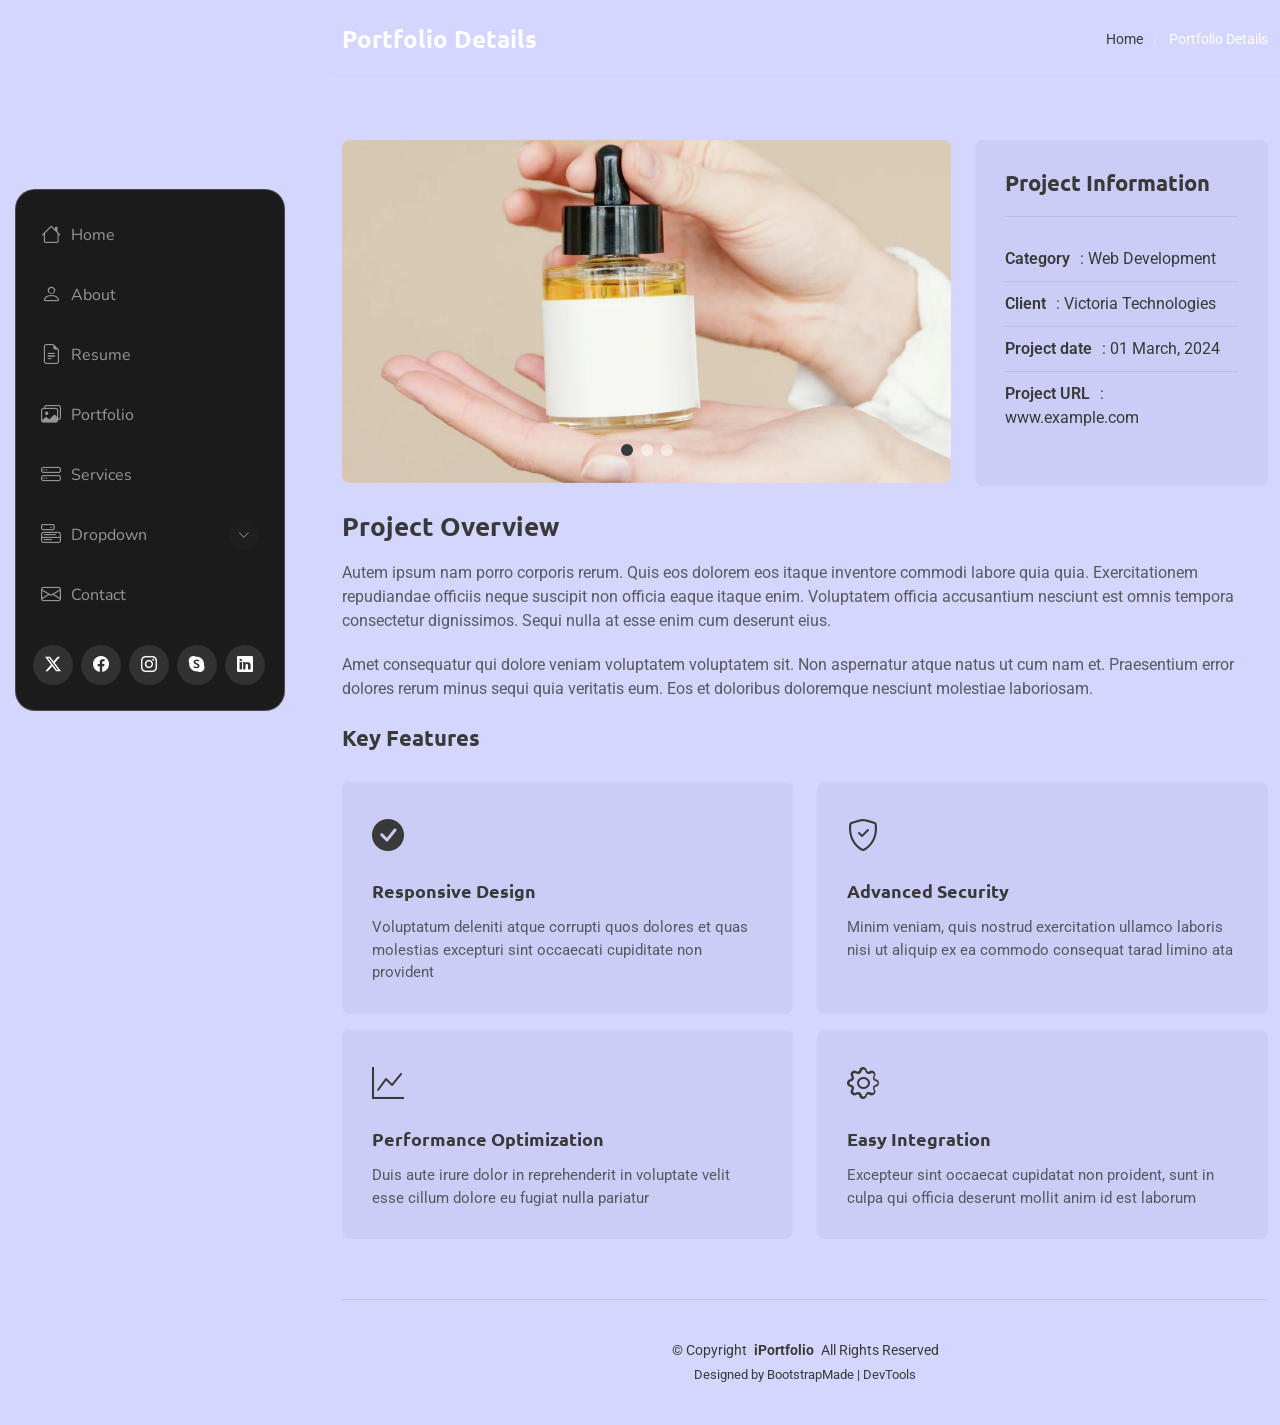
<file: portfolio-details.html>
<!DOCTYPE html>
<html lang="en">

<head>
  <meta charset="utf-8">
  <meta content="width=device-width, initial-scale=1.0" name="viewport">
  <title>Portfolio Details - SnapFolio Bootstrap Template</title>
  <meta name="description" content="">
  <meta name="keywords" content="">

  <!-- Favicons -->
  <link href="assets/img/favicon.png" rel="icon">
  <link href="assets/img/apple-touch-icon.png" rel="apple-touch-icon">

  <!-- Fonts -->
  <link href="https://fonts.googleapis.com" rel="preconnect">
  <link href="https://fonts.gstatic.com" rel="preconnect" crossorigin>
  <link href="https://fonts.googleapis.com/css2?family=Roboto:ital,wght@0,100;0,300;0,400;0,500;0,700;0,900;1,100;1,300;1,400;1,500;1,700;1,900&family=Ubuntu:ital,wght@0,300;0,400;0,500;0,700;1,300;1,400;1,500;1,700&family=Nunito:ital,wght@0,200;0,300;0,400;0,500;0,600;0,700;0,800;0,900;1,200;1,300;1,400;1,500;1,600;1,700;1,800;1,900&display=swap" rel="stylesheet">

  <!-- Vendor CSS Files -->
  <link href="assets/vendor/bootstrap/css/bootstrap.min.css" rel="stylesheet">
  <link href="assets/vendor/bootstrap-icons/bootstrap-icons.css" rel="stylesheet">
  <link href="assets/vendor/aos/aos.css" rel="stylesheet">
  <link href="assets/vendor/glightbox/css/glightbox.min.css" rel="stylesheet">
  <link href="assets/vendor/swiper/swiper-bundle.min.css" rel="stylesheet">

  <!-- Main CSS File -->
  <link href="assets/css/main.css" rel="stylesheet">

  <!-- =======================================================
  * Template Name: SnapFolio
  * Template URL: https://bootstrapmade.com/snapfolio-bootstrap-portfolio-template/
  * Updated: Jul 21 2025 with Bootstrap v5.3.7
  * Author: BootstrapMade.com
  * License: https://bootstrapmade.com/license/
  ======================================================== -->
</head>

<body class="portfolio-details-page">

  <header id="header" class="header dark-background d-flex flex-column justify-content-center">
    <i class="header-toggle d-xl-none bi bi-list"></i>

    <div class="header-container d-flex flex-column align-items-start">
      <nav id="navmenu" class="navmenu">
        <ul>
          <li><a href="#hero"><i class="bi bi-house navicon"></i>Home</a></li>
          <li><a href="#about"><i class="bi bi-person navicon"></i> About</a></li>
          <li><a href="#resume"><i class="bi bi-file-earmark-text navicon"></i> Resume</a></li>
          <li><a href="#portfolio"><i class="bi bi-images navicon"></i> Portfolio</a></li>
          <li><a href="#services"><i class="bi bi-hdd-stack navicon"></i> Services</a></li>
          <li class="dropdown"><a href="#"><i class="bi bi-menu-button navicon"></i> <span>Dropdown</span> <i class="bi bi-chevron-down toggle-dropdown"></i></a>
            <ul>
              <li><a href="#">Dropdown 1</a></li>
              <li class="dropdown"><a href="#"><span>Deep Dropdown</span> <i class="bi bi-chevron-down toggle-dropdown"></i></a>
                <ul>
                  <li><a href="#">Deep Dropdown 1</a></li>
                  <li><a href="#">Deep Dropdown 2</a></li>
                  <li><a href="#">Deep Dropdown 3</a></li>
                  <li><a href="#">Deep Dropdown 4</a></li>
                  <li><a href="#">Deep Dropdown 5</a></li>
                </ul>
              </li>
              <li><a href="#">Dropdown 2</a></li>
              <li><a href="#">Dropdown 3</a></li>
              <li><a href="#">Dropdown 4</a></li>
            </ul>
          </li>
          <li><a href="#contact"><i class="bi bi-envelope navicon"></i> Contact</a></li>
        </ul>
      </nav>

      <div class="social-links text-center">
        <a href="#" class="twitter"><i class="bi bi-twitter-x"></i></a>
        <a href="#" class="facebook"><i class="bi bi-facebook"></i></a>
        <a href="#" class="instagram"><i class="bi bi-instagram"></i></a>
        <a href="#" class="google-plus"><i class="bi bi-skype"></i></a>
        <a href="#" class="linkedin"><i class="bi bi-linkedin"></i></a>
      </div>

    </div>

  </header>

  <main class="main">

    <!-- Page Title -->
    <div class="page-title dark-background">
      <div class="container d-lg-flex justify-content-between align-items-center">
        <h1 class="mb-2 mb-lg-0">Portfolio Details</h1>
        <nav class="breadcrumbs">
          <ol>
            <li><a href="index.html">Home</a></li>
            <li class="current">Portfolio Details</li>
          </ol>
        </nav>
      </div>
    </div><!-- End Page Title -->

    <!-- Portfolio Details Section -->
    <section id="portfolio-details" class="portfolio-details section">

      <div class="container" data-aos="fade-up" data-aos-delay="100">

        <div class="row gy-4">

          <div class="col-lg-8">
            <div class="portfolio-details-slider swiper init-swiper">

              <script type="application/json" class="swiper-config">
                {
                  "loop": true,
                  "speed": 600,
                  "autoplay": {
                    "delay": 5000
                  },
                  "slidesPerView": "auto",
                  "pagination": {
                    "el": ".swiper-pagination",
                    "type": "bullets",
                    "clickable": true
                  }
                }
              </script>

              <div class="swiper-wrapper align-items-center">

                <div class="swiper-slide">
                  <img src="assets/img/portfolio/portfolio-1.webp" alt="Portfolio Image" class="img-fluid" loading="lazy">
                </div>

                <div class="swiper-slide">
                  <img src="assets/img/portfolio/portfolio-10.webp" alt="Portfolio Image" class="img-fluid" loading="lazy">
                </div>

                <div class="swiper-slide">
                  <img src="assets/img/portfolio/portfolio-7.webp" alt="Portfolio Image" class="img-fluid" loading="lazy">
                </div>

              </div>
              <div class="swiper-pagination"></div>
            </div>
          </div>

          <div class="col-lg-4">
            <div class="portfolio-info" data-aos="fade-left" data-aos-delay="200">
              <h3>Project Information</h3>
              <ul>
                <li><strong>Category</strong>: Web Development</li>
                <li><strong>Client</strong>: Victoria Technologies</li>
                <li><strong>Project date</strong>: 01 March, 2024</li>
                <li><strong>Project URL</strong>: <a href="#" target="_blank">www.example.com</a></li>
              </ul>
            </div>
          </div>

          <div class="col-lg-12">
            <div class="portfolio-description" data-aos="fade-up" data-aos-delay="300">
              <h2>Project Overview</h2>
              <p>
                Autem ipsum nam porro corporis rerum. Quis eos dolorem eos itaque inventore commodi labore quia quia. Exercitationem repudiandae officiis neque suscipit non officia eaque itaque enim. Voluptatem officia accusantium nesciunt est omnis tempora consectetur dignissimos. Sequi nulla at esse enim cum deserunt eius.
              </p>
              <p>
                Amet consequatur qui dolore veniam voluptatem voluptatem sit. Non aspernatur atque natus ut cum nam et. Praesentium error dolores rerum minus sequi quia veritatis eum. Eos et doloribus doloremque nesciunt molestiae laboriosam.
              </p>

              <div class="features mt-4">
                <h3>Key Features</h3>
                <div class="row gy-3">
                  <div class="col-md-6">
                    <div class="feature-item" data-aos="fade-up" data-aos-delay="400">
                      <i class="bi bi-check-circle-fill"></i>
                      <h4>Responsive Design</h4>
                      <p>Voluptatum deleniti atque corrupti quos dolores et quas molestias excepturi sint occaecati cupiditate non provident</p>
                    </div>
                  </div>

                  <div class="col-md-6">
                    <div class="feature-item" data-aos="fade-up" data-aos-delay="500">
                      <i class="bi bi-shield-check"></i>
                      <h4>Advanced Security</h4>
                      <p>Minim veniam, quis nostrud exercitation ullamco laboris nisi ut aliquip ex ea commodo consequat tarad limino ata</p>
                    </div>
                  </div>

                  <div class="col-md-6">
                    <div class="feature-item" data-aos="fade-up" data-aos-delay="600">
                      <i class="bi bi-graph-up"></i>
                      <h4>Performance Optimization</h4>
                      <p>Duis aute irure dolor in reprehenderit in voluptate velit esse cillum dolore eu fugiat nulla pariatur</p>
                    </div>
                  </div>

                  <div class="col-md-6">
                    <div class="feature-item" data-aos="fade-up" data-aos-delay="700">
                      <i class="bi bi-gear"></i>
                      <h4>Easy Integration</h4>
                      <p>Excepteur sint occaecat cupidatat non proident, sunt in culpa qui officia deserunt mollit anim id est laborum</p>
                    </div>
                  </div>
                </div>
              </div>
            </div>
          </div>

        </div>

      </div>

    </section><!-- /Portfolio Details Section -->

  </main>

  <footer id="footer" class="footer position-relative">

    <div class="container">
      <div class="copyright text-center ">
        <p>© <span>Copyright</span> <strong class="px-1 sitename">iPortfolio</strong> <span>All Rights Reserved</span></p>
      </div>
      <div class="credits">
        <!-- All the links in the footer should remain intact. -->
        <!-- You can delete the links only if you've purchased the pro version. -->
        <!-- Licensing information: https://bootstrapmade.com/license/ -->
        <!-- Purchase the pro version with working PHP/AJAX contact form: [buy-url] -->
        Designed by <a href="https://bootstrapmade.com/">BootstrapMade</a> | <a href="https://bootstrapmade.com/tools/">DevTools</a>
      </div>
    </div>

  </footer>

  <!-- Scroll Top -->
  <a href="#" id="scroll-top" class="scroll-top d-flex align-items-center justify-content-center"><i class="bi bi-arrow-up-short"></i></a>

  <!-- Preloader -->
  <div id="preloader"></div>

  <!-- Vendor JS Files -->
  <script src="assets/vendor/bootstrap/js/bootstrap.bundle.min.js"></script>
  <script src="assets/vendor/php-email-form/validate.js"></script>
  <script src="assets/vendor/aos/aos.js"></script>
  <script src="assets/vendor/typed.js/typed.umd.js"></script>
  <script src="assets/vendor/purecounter/purecounter_vanilla.js"></script>
  <script src="assets/vendor/waypoints/noframework.waypoints.js"></script>
  <script src="assets/vendor/isotope-layout/isotope.pkgd.min.js"></script>
  <script src="assets/vendor/imagesloaded/imagesloaded.pkgd.min.js"></script>
  <script src="assets/vendor/glightbox/js/glightbox.min.js"></script>
  <script src="assets/vendor/swiper/swiper-bundle.min.js"></script>

  <!-- Main JS File -->
  <script src="assets/js/main.js"></script>

</body>

</html>
</file>
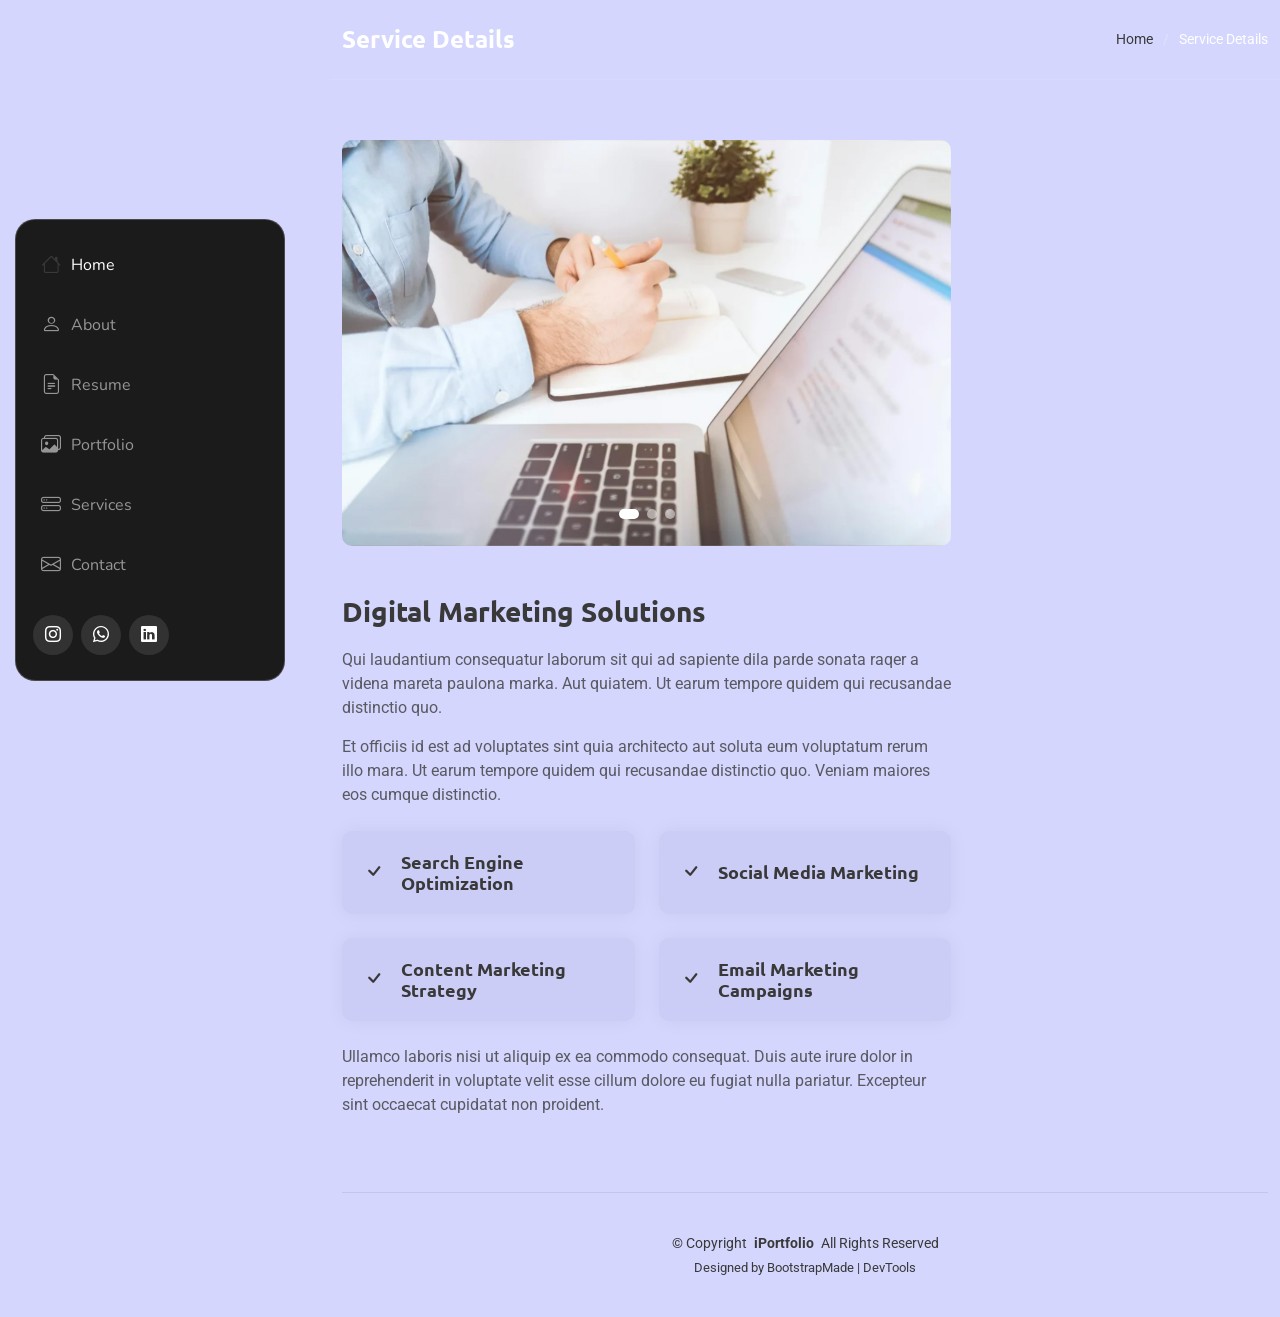
<file: service-details.html>
<!doctype html>
<html lang="en">
  <head>
    <meta charset="utf-8" />
    <meta content="width=device-width, initial-scale=1.0" name="viewport" />
    <title>Service Details - SnapFolio Bootstrap Template</title>
    <meta name="description" content="" />
    <meta name="keywords" content="" />

    <!-- Favicons -->
    <link href="assets/img/favicon.png" rel="icon" />
    <link href="assets/img/apple-touch-icon.png" rel="apple-touch-icon" />

    <!-- Fonts -->
    <link href="https://fonts.googleapis.com" rel="preconnect" />
    <link href="https://fonts.gstatic.com" rel="preconnect" crossorigin />
    <link
      href="https://fonts.googleapis.com/css2?family=Roboto:ital,wght@0,100;0,300;0,400;0,500;0,700;0,900;1,100;1,300;1,400;1,500;1,700;1,900&family=Ubuntu:ital,wght@0,300;0,400;0,500;0,700;1,300;1,400;1,500;1,700&family=Nunito:ital,wght@0,200;0,300;0,400;0,500;0,600;0,700;0,800;0,900;1,200;1,300;1,400;1,500;1,600;1,700;1,800;1,900&display=swap"
      rel="stylesheet"
    />

    <!-- Vendor CSS Files -->
    <link href="assets/vendor/bootstrap/css/bootstrap.min.css" rel="stylesheet" />
    <link href="assets/vendor/bootstrap-icons/bootstrap-icons.css" rel="stylesheet" />
    <link href="assets/vendor/aos/aos.css" rel="stylesheet" />
    <link href="assets/vendor/glightbox/css/glightbox.min.css" rel="stylesheet" />
    <link href="assets/vendor/swiper/swiper-bundle.min.css" rel="stylesheet" />

    <!-- Main CSS File -->
    <link href="assets/css/main.css" rel="stylesheet" />

    <!-- =======================================================
  * Template Name: SnapFolio
  * Template URL: https://bootstrapmade.com/snapfolio-bootstrap-portfolio-template/
  * Updated: Jul 21 2025 with Bootstrap v5.3.7
  * Author: BootstrapMade.com
  * License: https://bootstrapmade.com/license/
  ======================================================== -->
  </head>

  <body class="index-page">
    <header id="header" class="header dark-background d-flex flex-column justify-content-center">
      <i class="header-toggle d-xl-none bi bi-list"></i>

      <div class="header-container d-flex flex-column align-items-start">
        <nav id="navmenu" class="navmenu">
          <ul>
            <li>
              <a href="#hero" class="active"><i class="bi bi-house navicon"></i>Home</a>
            </li>
            <li>
              <a href="#about"><i class="bi bi-person navicon"></i> About</a>
            </li>
            <li>
              <a href="#resume"><i class="bi bi-file-earmark-text navicon"></i> Resume</a>
            </li>
            <li>
              <a href="#portfolio"><i class="bi bi-images navicon"></i> Portfolio</a>
            </li>
            <li>
              <a href="#services"><i class="bi bi-hdd-stack navicon"></i> Services</a>
            </li>
            <li>
              <a href="#contact"><i class="bi bi-envelope navicon"></i> Contact</a>
            </li>
          </ul>
        </nav>

        <div class="social-links text-center">
          <!-- Instagram -->
          <a href="https://www.instagram.com/_allova/" class="instagram" target="_blank" rel="noopener noreferrer">
            <i class="bi bi-instagram"></i>
          </a>

          <!-- WhatsApp -->
          <a href="https://wa.me/6285857895853" class="whatsapp" target="_blank" rel="noopener noreferrer">
            <i class="bi bi-whatsapp"></i>
          </a>

          <!-- LinkedIn -->
          <a href="https://www.linkedin.com/in/eva-yuliana18/" class="linkedin" target="_blank" rel="noopener noreferrer">
            <i class="bi bi-linkedin"></i>
          </a>
        </div>
      </div>
    </header>

    <main class="main">
      <!-- Page Title -->
      <div class="page-title dark-background">
        <div class="container d-lg-flex justify-content-between align-items-center">
          <h1 class="mb-2 mb-lg-0">Service Details</h1>
          <nav class="breadcrumbs">
            <ol>
              <li><a href="index.html">Home</a></li>
              <li class="current">Service Details</li>
            </ol>
          </nav>
        </div>
      </div>
      <!-- End Page Title -->

      <!-- Service Details Section -->
      <section id="service-details" class="service-details section">
        <div class="container" data-aos="fade-up" data-aos-delay="100">
          <div class="row gy-4">
            <div class="col-lg-8">
              <div class="service-details-slider swiper init-swiper">
                <script type="application/json" class="swiper-config">
                  {
                    "loop": true,
                    "speed": 600,
                    "autoplay": {
                      "delay": 5000
                    },
                    "slidesPerView": 1,
                    "pagination": {
                      "el": ".swiper-pagination",
                      "type": "bullets",
                      "clickable": true
                    }
                  }
                </script>
                <div class="swiper-wrapper align-items-center">
                  <div class="swiper-slide">
                    <img src="assets/img/services/services-1.webp" alt="" class="img-fluid" loading="lazy" />
                  </div>
                  <div class="swiper-slide">
                    <img src="assets/img/services/services-2.webp" alt="" class="img-fluid" loading="lazy" />
                  </div>
                  <div class="swiper-slide">
                    <img src="assets/img/services/services-3.webp" alt="" class="img-fluid" loading="lazy" />
                  </div>
                </div>
                <div class="swiper-pagination"></div>
              </div>

              <div class="content mt-5">
                <h3>Digital Marketing Solutions</h3>
                <p>Qui laudantium consequatur laborum sit qui ad sapiente dila parde sonata raqer a videna mareta paulona marka. Aut quiatem. Ut earum tempore quidem qui recusandae distinctio quo.</p>
                <p>Et officiis id est ad voluptates sint quia architecto aut soluta eum voluptatum rerum illo mara. Ut earum tempore quidem qui recusandae distinctio quo. Veniam maiores eos cumque distinctio.</p>

                <div class="features mt-4">
                  <div class="row gy-4">
                    <div class="col-md-6" data-aos="fade-up" data-aos-delay="100">
                      <div class="feature-box d-flex align-items-center">
                        <i class="bi bi-check"></i>
                        <h4>Search Engine Optimization</h4>
                      </div>
                    </div>
                    <div class="col-md-6" data-aos="fade-up" data-aos-delay="200">
                      <div class="feature-box d-flex align-items-center">
                        <i class="bi bi-check"></i>
                        <h4>Social Media Marketing</h4>
                      </div>
                    </div>
                    <div class="col-md-6" data-aos="fade-up" data-aos-delay="300">
                      <div class="feature-box d-flex align-items-center">
                        <i class="bi bi-check"></i>
                        <h4>Content Marketing Strategy</h4>
                      </div>
                    </div>
                    <div class="col-md-6" data-aos="fade-up" data-aos-delay="400">
                      <div class="feature-box d-flex align-items-center">
                        <i class="bi bi-check"></i>
                        <h4>Email Marketing Campaigns</h4>
                      </div>
                    </div>
                  </div>
                </div>

                <p class="mt-4">
                  Ullamco laboris nisi ut aliquip ex ea commodo consequat. Duis aute irure dolor in reprehenderit in voluptate velit esse cillum dolore eu fugiat nulla pariatur. Excepteur sint occaecat cupidatat non proident.
                </p>
              </div>
            </div>

            <div class="col-lg-4"></div>
          </div>
        </div>
      </section>
      <!-- /Service Details Section -->
    </main>

    <footer id="footer" class="footer position-relative">
      <div class="container">
        <div class="copyright text-center">
          <p>© <span>Copyright</span> <strong class="px-1 sitename">iPortfolio</strong> <span>All Rights Reserved</span></p>
        </div>
        <div class="credits">
          <!-- All the links in the footer should remain intact. -->
          <!-- You can delete the links only if you've purchased the pro version. -->
          <!-- Licensing information: https://bootstrapmade.com/license/ -->
          <!-- Purchase the pro version with working PHP/AJAX contact form: [buy-url] -->
          Designed by <a href="https://bootstrapmade.com/">BootstrapMade</a> | <a href="https://bootstrapmade.com/tools/">DevTools</a>
        </div>
      </div>
    </footer>

    <!-- Scroll Top -->
    <a href="#" id="scroll-top" class="scroll-top d-flex align-items-center justify-content-center"><i class="bi bi-arrow-up-short"></i></a>

    <!-- Preloader -->
    <div id="preloader"></div>

    <!-- Vendor JS Files -->
    <script src="assets/vendor/bootstrap/js/bootstrap.bundle.min.js"></script>
    <script src="assets/vendor/php-email-form/validate.js"></script>
    <script src="assets/vendor/aos/aos.js"></script>
    <script src="assets/vendor/typed.js/typed.umd.js"></script>
    <script src="assets/vendor/purecounter/purecounter_vanilla.js"></script>
    <script src="assets/vendor/waypoints/noframework.waypoints.js"></script>
    <script src="assets/vendor/isotope-layout/isotope.pkgd.min.js"></script>
    <script src="assets/vendor/imagesloaded/imagesloaded.pkgd.min.js"></script>
    <script src="assets/vendor/glightbox/js/glightbox.min.js"></script>
    <script src="assets/vendor/swiper/swiper-bundle.min.js"></script>

    <!-- Main JS File -->
    <script src="assets/js/main.js"></script>
  </body>
</html>
</file>
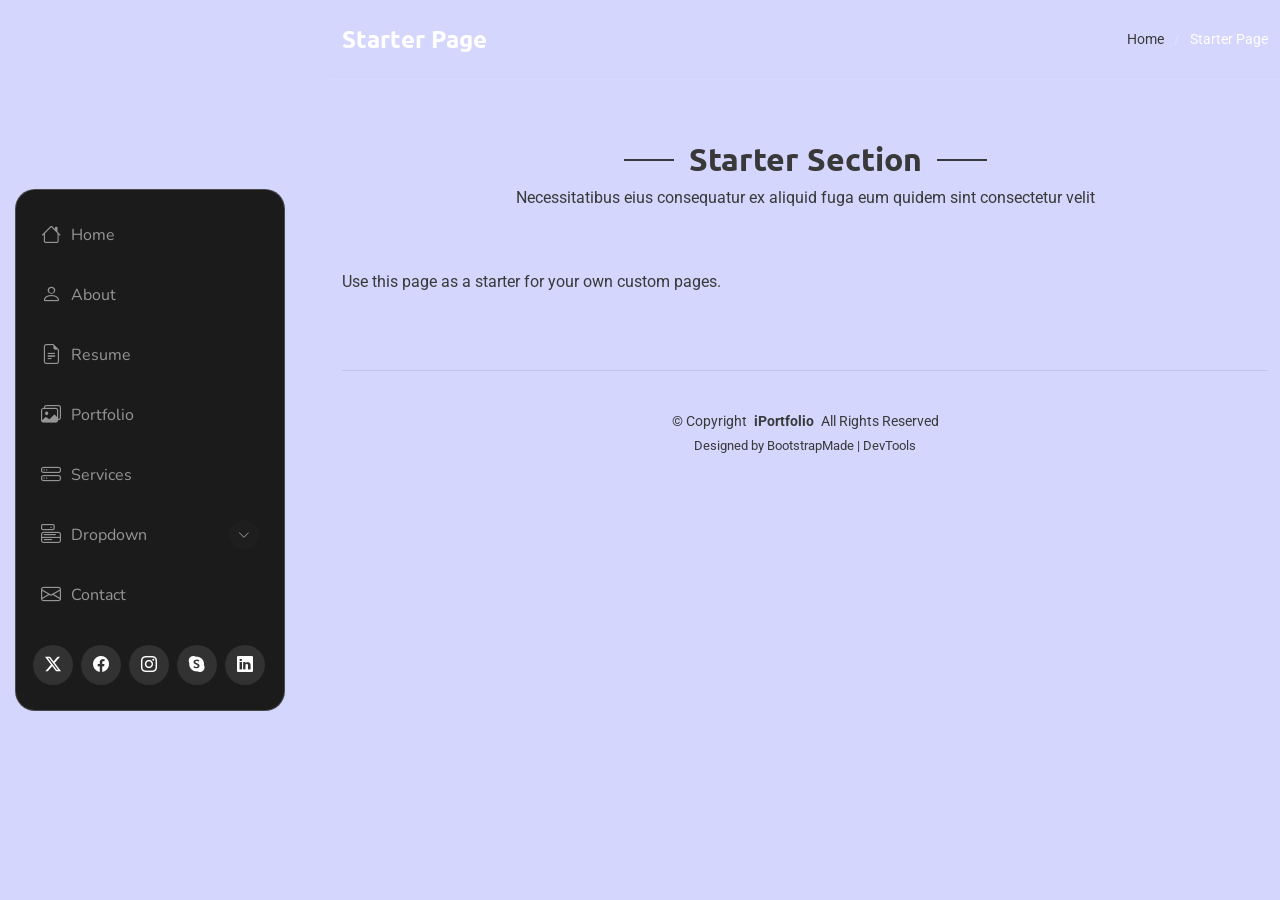
<file: starter-page.html>
<!DOCTYPE html>
<html lang="en">

<head>
  <meta charset="utf-8">
  <meta content="width=device-width, initial-scale=1.0" name="viewport">
  <title>Starter Page - SnapFolio Bootstrap Template</title>
  <meta name="description" content="">
  <meta name="keywords" content="">

  <!-- Favicons -->
  <link href="assets/img/favicon.png" rel="icon">
  <link href="assets/img/apple-touch-icon.png" rel="apple-touch-icon">

  <!-- Fonts -->
  <link href="https://fonts.googleapis.com" rel="preconnect">
  <link href="https://fonts.gstatic.com" rel="preconnect" crossorigin>
  <link href="https://fonts.googleapis.com/css2?family=Roboto:ital,wght@0,100;0,300;0,400;0,500;0,700;0,900;1,100;1,300;1,400;1,500;1,700;1,900&family=Ubuntu:ital,wght@0,300;0,400;0,500;0,700;1,300;1,400;1,500;1,700&family=Nunito:ital,wght@0,200;0,300;0,400;0,500;0,600;0,700;0,800;0,900;1,200;1,300;1,400;1,500;1,600;1,700;1,800;1,900&display=swap" rel="stylesheet">

  <!-- Vendor CSS Files -->
  <link href="assets/vendor/bootstrap/css/bootstrap.min.css" rel="stylesheet">
  <link href="assets/vendor/bootstrap-icons/bootstrap-icons.css" rel="stylesheet">
  <link href="assets/vendor/aos/aos.css" rel="stylesheet">
  <link href="assets/vendor/glightbox/css/glightbox.min.css" rel="stylesheet">
  <link href="assets/vendor/swiper/swiper-bundle.min.css" rel="stylesheet">

  <!-- Main CSS File -->
  <link href="assets/css/main.css" rel="stylesheet">

  <!-- =======================================================
  * Template Name: SnapFolio
  * Template URL: https://bootstrapmade.com/snapfolio-bootstrap-portfolio-template/
  * Updated: Jul 21 2025 with Bootstrap v5.3.7
  * Author: BootstrapMade.com
  * License: https://bootstrapmade.com/license/
  ======================================================== -->
</head>

<body class="starter-page-page">

  <header id="header" class="header dark-background d-flex flex-column justify-content-center">
    <i class="header-toggle d-xl-none bi bi-list"></i>

    <div class="header-container d-flex flex-column align-items-start">
      <nav id="navmenu" class="navmenu">
        <ul>
          <li><a href="#hero"><i class="bi bi-house navicon"></i>Home</a></li>
          <li><a href="#about"><i class="bi bi-person navicon"></i> About</a></li>
          <li><a href="#resume"><i class="bi bi-file-earmark-text navicon"></i> Resume</a></li>
          <li><a href="#portfolio"><i class="bi bi-images navicon"></i> Portfolio</a></li>
          <li><a href="#services"><i class="bi bi-hdd-stack navicon"></i> Services</a></li>
          <li class="dropdown"><a href="#"><i class="bi bi-menu-button navicon"></i> <span>Dropdown</span> <i class="bi bi-chevron-down toggle-dropdown"></i></a>
            <ul>
              <li><a href="#">Dropdown 1</a></li>
              <li class="dropdown"><a href="#"><span>Deep Dropdown</span> <i class="bi bi-chevron-down toggle-dropdown"></i></a>
                <ul>
                  <li><a href="#">Deep Dropdown 1</a></li>
                  <li><a href="#">Deep Dropdown 2</a></li>
                  <li><a href="#">Deep Dropdown 3</a></li>
                  <li><a href="#">Deep Dropdown 4</a></li>
                  <li><a href="#">Deep Dropdown 5</a></li>
                </ul>
              </li>
              <li><a href="#">Dropdown 2</a></li>
              <li><a href="#">Dropdown 3</a></li>
              <li><a href="#">Dropdown 4</a></li>
            </ul>
          </li>
          <li><a href="#contact"><i class="bi bi-envelope navicon"></i> Contact</a></li>
        </ul>
      </nav>

      <div class="social-links text-center">
        <a href="#" class="twitter"><i class="bi bi-twitter-x"></i></a>
        <a href="#" class="facebook"><i class="bi bi-facebook"></i></a>
        <a href="#" class="instagram"><i class="bi bi-instagram"></i></a>
        <a href="#" class="google-plus"><i class="bi bi-skype"></i></a>
        <a href="#" class="linkedin"><i class="bi bi-linkedin"></i></a>
      </div>

    </div>

  </header>

  <main class="main">

    <!-- Page Title -->
    <div class="page-title dark-background">
      <div class="container d-lg-flex justify-content-between align-items-center">
        <h1 class="mb-2 mb-lg-0">Starter Page</h1>
        <nav class="breadcrumbs">
          <ol>
            <li><a href="index.html">Home</a></li>
            <li class="current">Starter Page</li>
          </ol>
        </nav>
      </div>
    </div><!-- End Page Title -->

    <!-- Starter Section Section -->
    <section id="starter-section" class="starter-section section">

      <!-- Section Title -->
      <div class="container section-title" data-aos="fade-up">
        <h2>Starter Section</h2>
        <p>Necessitatibus eius consequatur ex aliquid fuga eum quidem sint consectetur velit</p>
      </div><!-- End Section Title -->

      <div class="container" data-aos="fade-up">
        <p>Use this page as a starter for your own custom pages.</p>
      </div>

    </section><!-- /Starter Section Section -->

  </main>

  <footer id="footer" class="footer position-relative">

    <div class="container">
      <div class="copyright text-center ">
        <p>© <span>Copyright</span> <strong class="px-1 sitename">iPortfolio</strong> <span>All Rights Reserved</span></p>
      </div>
      <div class="credits">
        <!-- All the links in the footer should remain intact. -->
        <!-- You can delete the links only if you've purchased the pro version. -->
        <!-- Licensing information: https://bootstrapmade.com/license/ -->
        <!-- Purchase the pro version with working PHP/AJAX contact form: [buy-url] -->
        Designed by <a href="https://bootstrapmade.com/">BootstrapMade</a> | <a href="https://bootstrapmade.com/tools/">DevTools</a>
      </div>
    </div>

  </footer>

  <!-- Scroll Top -->
  <a href="#" id="scroll-top" class="scroll-top d-flex align-items-center justify-content-center"><i class="bi bi-arrow-up-short"></i></a>

  <!-- Preloader -->
  <div id="preloader"></div>

  <!-- Vendor JS Files -->
  <script src="assets/vendor/bootstrap/js/bootstrap.bundle.min.js"></script>
  <script src="assets/vendor/php-email-form/validate.js"></script>
  <script src="assets/vendor/aos/aos.js"></script>
  <script src="assets/vendor/typed.js/typed.umd.js"></script>
  <script src="assets/vendor/purecounter/purecounter_vanilla.js"></script>
  <script src="assets/vendor/waypoints/noframework.waypoints.js"></script>
  <script src="assets/vendor/isotope-layout/isotope.pkgd.min.js"></script>
  <script src="assets/vendor/imagesloaded/imagesloaded.pkgd.min.js"></script>
  <script src="assets/vendor/glightbox/js/glightbox.min.js"></script>
  <script src="assets/vendor/swiper/swiper-bundle.min.js"></script>

  <!-- Main JS File -->
  <script src="assets/js/main.js"></script>

</body>

</html>
</file>
<file: assets/css/main.css>
/**
* Template Name: SnapFolio
* Template URL: https://bootstrapmade.com/snapfolio-bootstrap-portfolio-template/
* Updated: Jul 21 2025 with Bootstrap v5.3.7
* Author: BootstrapMade.com
* License: https://bootstrapmade.com/license/
*/

/*--------------------------------------------------------------
# Font & Color Variables
# Help: https://bootstrapmade.com/color-system/
--------------------------------------------------------------*/
/* Fonts */
:root {
  --default-font: "Roboto", system-ui, -apple-system, "Segoe UI", Roboto, "Helvetica Neue", Arial, "Noto Sans", "Liberation Sans", sans-serif, "Apple Color Emoji", "Segoe UI Emoji", "Segoe UI Symbol", "Noto Color Emoji";
  --heading-font: "Ubuntu", sans-serif;
  --nav-font: "Nunito", sans-serif;
}

/* Global Colors - The following color variables are used throughout the website. Updating them here will change the color scheme of the entire website */
:root {
  --background-color: #d4d6fd; /* Background color for the entire website, including individual sections */
  --default-color: #393939; /* Default color used for the majority of the text content across the entire website */
  --heading-color: #393939; /* Color for headings, subheadings and title throughout the website */
  --accent-color: #393939; /* Accent color that represents your brand on the website. It's used for buttons, links, and other elements that need to stand out */
  --surface-color: #cbcdf6; /* The surface color is used as a background of boxed elements within sections, such as cards, icon boxes, or other elements that require a visual separation from the global background. */
  --contrast-color: #ffffff; /* Contrast color for text, ensuring readability against backgrounds of accent, heading, or default colors. */
}

/* Nav Menu Colors - The following color variables are used specifically for the navigation menu. They are separate from the global colors to allow for more customization options */
:root {
  --nav-color: rgba(236, 236, 236, 0.59); /* The default color of the main navmenu links */
  --nav-hover-color: #ffffff; /* Applied to main navmenu links when they are hovered over or active */
  --nav-mobile-background-color: #393939; /* Used as the background color for mobile navigation menu */
  --nav-dropdown-background-color: #393939; /* Used as the background color for dropdown items that appear when hovering over primary navigation items */
  --nav-dropdown-color: #ffffff; /* Used for navigation links of the dropdown items in the navigation menu. */
  --nav-dropdown-hover-color: #ececec; /* Similar to --nav-hover-color, this color is applied to dropdown navigation links when they are hovered over. */
}

/* Color Presets - These classes override global colors when applied to any section or element, providing reuse of the sam color scheme. */

.light-background {
  --background-color: #2c2c2c;
  --surface-color: #323232;
}

.dark-background {
  --background-color: #040b14;
  --default-color: #ffffff;
  --heading-color: #ffffff;
  --surface-color: #151f2b;
  --contrast-color: #ffffff;
}

/* Smooth scroll */
:root {
  scroll-behavior: smooth;
}

/*--------------------------------------------------------------
# General Styling & Shared Classes
--------------------------------------------------------------*/
body {
  color: var(--default-color);
  background-color: var(--background-color);
  font-family: var(--default-font);
}

a {
  color: var(--accent-color);
  text-decoration: none;
  transition: 0.3s;
}

a:hover {
  color: color-mix(in srgb, var(--accent-color), transparent 25%);
  text-decoration: none;
}

h1,
h2,
h3,
h4,
h5,
h6 {
  color: var(--heading-color);
  font-family: var(--heading-font);
}

/* PHP Email Form Messages
------------------------------*/
.php-email-form .error-message {
  display: none;
  background: #df1529;
  color: #ffffff;
  text-align: left;
  padding: 15px;
  margin-bottom: 24px;
  font-weight: 600;
}

.php-email-form .sent-message {
  display: none;
  color: #ffffff;
  background: #059652;
  text-align: center;
  padding: 15px;
  margin-bottom: 24px;
  font-weight: 600;
}

.php-email-form .loading {
  display: none;
  background: var(--surface-color);
  text-align: center;
  padding: 15px;
  margin-bottom: 24px;
}

.php-email-form .loading:before {
  content: "";
  display: inline-block;
  border-radius: 50%;
  width: 24px;
  height: 24px;
  margin: 0 10px -6px 0;
  border: 3px solid var(--accent-color);
  border-top-color: var(--surface-color);
  animation: php-email-form-loading 1s linear infinite;
}

@keyframes php-email-form-loading {
  0% {
    transform: rotate(0deg);
  }

  100% {
    transform: rotate(360deg);
  }
}

/*--------------------------------------------------------------
# Global Header
--------------------------------------------------------------*/
.header {
  --background-color: #1b1b1b;
  --contrast-color: #444444;
  color: var(--default-color);
  position: fixed;
  top: 0;
  left: 0;
  bottom: 0;
  padding: 0 15px;
  width: 300px;
  transition: all ease-in-out 0.3s;
  overflow-y: auto;
  z-index: 997;
}

.header .header-container {
  border-radius: 20px;
  padding: 15px;
  background-color: var(--background-color);
  border: 1px solid color-mix(in srgb, var(--default-color), transparent 80%);
}

.header .social-links {
  margin: 0 0 10px 0;
}

.header .social-links a {
  font-size: 16px;
  display: inline-flex;
  align-items: center;
  justify-content: center;
  background: color-mix(in srgb, var(--default-color), transparent 90%);
  color: var(--default-color);
  margin: 0 2px;
  border-radius: 50%;
  text-align: center;
  width: 40px;
  height: 40px;
  transition: 0.3s;
}

.header .social-links a:hover {
  color: var(--contrast-color);
  background: var(--accent-color);
}

@media (min-width: 1200px) {
  .header ~ main,
  .header ~ #footer {
    margin-left: 330px;
  }
}

@media (max-width: 1199px) {
  .header {
    left: -100%;
  }
}

.header.header-show {
  left: 0;
}

.header .header-toggle {
  color: var(--contrast-color);
  background-color: var(--accent-color);
  font-size: 22px;
  display: flex;
  align-items: center;
  justify-content: center;
  width: 40px;
  height: 40px;
  border-radius: 50%;
  cursor: pointer;
  position: fixed;
  top: 15px;
  right: 15px;
  z-index: 9999;
  transition: background-color 0.3s;
}

.header .header-toggle:hover {
  color: var(--contrast-color);
  background-color: color-mix(in srgb, var(--accent-color) 90%, white 15%);
}

/*--------------------------------------------------------------
# Navigation Menu
--------------------------------------------------------------*/
.mobile-nav-toggle {
  display: none;
}

.navmenu {
  padding: 0;
  z-index: 9997;
  width: 100%;
}

.navmenu ul {
  list-style: none;
  padding: 0 0 20px 0;
  margin: 0;
}

.navmenu a,
.navmenu a:focus {
  color: var(--nav-color);
  padding: 15px 10px;
  font-family: var(--nav-font);
  font-size: 16px;
  font-weight: 400;
  display: flex;
  align-items: center;
  white-space: nowrap;
  transition: 0.3s;
  width: 100%;
}

.navmenu a .navicon,
.navmenu a:focus .navicon {
  font-size: 20px;
  margin-right: 10px;
}

.navmenu a .toggle-dropdown,
.navmenu a:focus .toggle-dropdown {
  font-size: 12px;
  line-height: 0;
  margin-left: auto;
  width: 30px;
  height: 30px;
  display: flex;
  align-items: center;
  justify-content: center;
  border-radius: 50%;
  transition: 0.3s;
  flex-shrink: 0;
  background-color: color-mix(in srgb, var(--accent-color), transparent 90%);
}

.navmenu a .toggle-dropdown:hover,
.navmenu a:focus .toggle-dropdown:hover {
  background-color: var(--accent-color);
  color: var(--contrast-color);
}

.navmenu a:hover,
.navmenu .active,
.navmenu .active:focus {
  color: var(--nav-hover-color);
}

.navmenu a:hover .navicon,
.navmenu .active .navicon,
.navmenu .active:focus .navicon {
  color: var(--accent-color);
}

.navmenu .active .toggle-dropdown,
.navmenu .active:focus .toggle-dropdown {
  background-color: var(--accent-color);
  color: var(--contrast-color);
  transform: rotate(180deg);
}

.navmenu .dropdown {
  display: block;
}

.navmenu .dropdown a,
.navmenu .dropdown a:focus {
  color: --nav-dropdown-color;
}

.navmenu .dropdown a:hover,
.navmenu .dropdown .active,
.navmenu .dropdown .active:focus {
  color: var(--nav-dropdown-hover-color);
}

.navmenu .dropdown ul {
  position: static;
  display: none;
  z-index: 99;
  padding: 5px 10px;
  margin: 5px 10px;
  background-color: var(--nav-dropdown-background-color);
  border: 1px solid color-mix(in srgb, var(--default-color), transparent 90%);
  box-shadow: none;
  transition: all 0.5s ease-in-out;
}

.navmenu .dropdown ul ul {
  background-color: rgba(33, 37, 41, 0.1);
}

.navmenu .dropdown > .dropdown-active {
  display: block;
  background-color: rgba(33, 37, 41, 0.03);
}

/*--------------------------------------------------------------
# Global Footer
--------------------------------------------------------------*/
.footer {
  color: var(--default-color);
  background-color: var(--background-color);
  font-size: 14px;
  padding: 0 0 40px 0;
  position: relative;
}

.footer .copyright {
  padding-top: 40px;
  border-top: 1px solid color-mix(in srgb, var(--default-color), transparent 90%);
}

.footer .copyright p {
  margin-bottom: 0;
}

.footer .credits {
  margin-top: 4px;
  font-size: 13px;
  text-align: center;
}

/*--------------------------------------------------------------
# Preloader
--------------------------------------------------------------*/
#preloader {
  position: fixed;
  inset: 0;
  z-index: 999999;
  overflow: hidden;
  background: var(--background-color);
  transition: all 0.6s ease-out;
}

#preloader:before {
  content: "";
  position: fixed;
  top: calc(50% - 30px);
  left: calc(50% - 30px);
  border: 6px solid #ffffff;
  border-color: var(--accent-color) transparent var(--accent-color) transparent;
  border-radius: 50%;
  width: 60px;
  height: 60px;
  animation: animate-preloader 1.5s linear infinite;
}

@keyframes animate-preloader {
  0% {
    transform: rotate(0deg);
  }

  100% {
    transform: rotate(360deg);
  }
}

/*--------------------------------------------------------------
# Scroll Top Button
--------------------------------------------------------------*/
.scroll-top {
  position: fixed;
  visibility: hidden;
  opacity: 0;
  right: 15px;
  bottom: -15px;
  z-index: 99999;
  background-color: var(--accent-color);
  width: 44px;
  height: 44px;
  border-radius: 50px;
  transition: all 0.4s;
}

.scroll-top i {
  font-size: 24px;
  color: var(--contrast-color);
  line-height: 0;
}

.scroll-top:hover {
  background-color: color-mix(in srgb, var(--accent-color), transparent 20%);
  color: var(--contrast-color);
}

.scroll-top.active {
  visibility: visible;
  opacity: 1;
  bottom: 15px;
}

/*--------------------------------------------------------------
# Disable aos animation delay on mobile devices
--------------------------------------------------------------*/
@media screen and (max-width: 768px) {
  [data-aos-delay] {
    transition-delay: 0 !important;
  }
}

/*--------------------------------------------------------------
# Global Page Titles & Breadcrumbs
--------------------------------------------------------------*/
.page-title {
  color: var(--default-color);
  padding: 25px 0 0 0;
  position: relative;
}

.page-title .container {
  border-bottom: 1px solid color-mix(in srgb, var(--default-color), transparent 90%);
  padding-bottom: 25px;
}

.page-title h1 {
  font-size: 24px;
  font-weight: 700;
}

.page-title .breadcrumbs ol {
  display: flex;
  flex-wrap: wrap;
  list-style: none;
  padding: 0;
  margin: 0;
  font-size: 14px;
  font-weight: 400;
}

.page-title .breadcrumbs ol li + li {
  padding-left: 10px;
}

.page-title .breadcrumbs ol li + li::before {
  content: "/";
  display: inline-block;
  padding-right: 10px;
  color: color-mix(in srgb, var(--default-color), transparent 70%);
}

/*--------------------------------------------------------------
# Global Sections
--------------------------------------------------------------*/
section,
.section {
  color: var(--default-color);
  background-color: var(--background-color);
  padding: 60px 0;
  overflow: clip;
}

/*--------------------------------------------------------------
# Global Section Titles
--------------------------------------------------------------*/
.section-title {
  text-align: center;
  padding-bottom: 60px;
  position: relative;
}

.section-title h2 {
  font-size: 32px;
  font-weight: 700;
  position: relative;
}

.section-title h2:before,
.section-title h2:after {
  content: "";
  width: 50px;
  height: 2px;
  background: var(--accent-color);
  display: inline-block;
}

.section-title h2:before {
  margin: 0 15px 10px 0;
}

.section-title h2:after {
  margin: 0 0 10px 15px;
}

.section-title p {
  margin-bottom: 0;
}

/*--------------------------------------------------------------
# Hero Section
--------------------------------------------------------------*/
.hero {
  min-height: 100vh;
  position: relative;
  overflow: hidden;
  display: flex;
  align-items: center;
}

.hero .background-elements {
  position: absolute;
  top: 0;
  left: 0;
  width: 100%;
  height: 100%;
  z-index: 1;
  overflow: hidden;
}

.hero .background-elements .bg-circle {
  position: absolute;
  border-radius: 50%;
  background: linear-gradient(45deg, color-mix(in srgb, var(--accent-color), transparent 90%), color-mix(in srgb, var(--accent-color), transparent 95%));
  animation: float 6s ease-in-out infinite;
}

.hero .background-elements .bg-circle.circle-1 {
  width: 300px;
  height: 300px;
  top: 10%;
  right: 10%;
  animation-delay: 0s;
}

.hero .background-elements .bg-circle.circle-2 {
  width: 200px;
  height: 200px;
  bottom: 20%;
  left: 5%;
  animation-delay: 2s;
}

.hero .hero-content {
  position: relative;
  width: 100%;
  z-index: 2;
}

.hero .container {
  position: relative;
  z-index: 3;
}

.hero .hero-text h1 {
  font-size: 72px;
  font-weight: 800;
  line-height: 1.1;
  margin-bottom: 15px;
  color: var(--heading-color);
}

.hero .hero-text h1 .accent-text {
  color: var(--accent-color);
  position: relative;
}

.hero .hero-text h1 .accent-text::after {
  content: "";
  position: absolute;
  bottom: -5px;
  left: 0;
  width: 100%;
  height: 3px;
  background: linear-gradient(90deg, var(--accent-color), color-mix(in srgb, var(--accent-color), transparent 50%));
}

.hero .hero-text h2 {
  font-size: 32px;
  font-weight: 600;
  color: var(--heading-color);
  margin-bottom: 10px;
}

.hero .hero-text .lead {
  font-size: 24px;
  margin-bottom: 20px;
  color: var(--default-color);
}

.hero .hero-text .lead span {
  color: var(--accent-color);
  font-weight: 600;
  border-bottom: 2px solid var(--accent-color);
  padding-bottom: 2px;
}

.hero .hero-text .description {
  font-size: 18px;
  line-height: 1.6;
  color: color-mix(in srgb, var(--default-color), transparent 20%);
  margin-bottom: 40px;
  max-width: 500px;
}

.hero .hero-actions {
  display: flex;
  gap: 20px;
  margin-bottom: 40px;
  flex-wrap: wrap;
}

.hero .hero-actions .btn {
  padding: 14px 30px;
  font-size: 16px;
  font-weight: 600;
  border-radius: 50px;
  text-decoration: none;
  transition: all 0.3s ease;
  border: 2px solid;
}

.hero .hero-actions .btn.btn-primary {
  background-color: var(--accent-color);
  color: var(--contrast-color);
  border-color: var(--accent-color);
}

.hero .hero-actions .btn.btn-primary:hover {
  background-color: color-mix(in srgb, var(--accent-color), black 10%);
  transform: translateY(-2px);
  box-shadow: 0 8px 25px color-mix(in srgb, var(--accent-color), transparent 70%);
}

.hero .hero-actions .btn.btn-outline {
  background-color: transparent;
  color: var(--accent-color);
  border-color: var(--accent-color);
}

.hero .hero-actions .btn.btn-outline:hover {
  background-color: var(--accent-color);
  color: var(--contrast-color);
  transform: translateY(-2px);
}

.hero .social-links {
  display: flex;
  gap: 20px;
}

.hero .social-links a {
  width: 50px;
  height: 50px;
  display: flex;
  align-items: center;
  justify-content: center;
  background-color: var(--surface-color);
  color: color-mix(in srgb, var(--default-color), transparent 40%);
  border-radius: 50%;
  font-size: 20px;
  transition: all 0.3s ease;
}

.hero .social-links a:hover {
  color: var(--contrast-color);
  background-color: var(--accent-color);
  transform: translateY(-3px);
  box-shadow: 0 8px 25px color-mix(in srgb, var(--accent-color), transparent 70%);
}

.hero .hero-visual {
  display: flex;
  justify-content: center;
  align-items: center;
  height: 100%;
}

.hero .hero-visual .profile-container {
  position: relative;
  width: 400px;
  height: 400px;
}

.hero .hero-visual .profile-container .profile-background {
  position: absolute;
  top: 15px;
  left: 15px;
  width: 100%;
  height: 100%;
  background: color-mix(in srgb, var(--accent-color), transparent 90%);
  border-radius: 30px;
  z-index: 1;
}

.hero .hero-visual .profile-container .profile-image {
  position: relative;
  width: 100%;
  height: 100%;
  object-fit: cover;
  border-radius: 30px;
  z-index: 2;
}

@keyframes float {
  0%,
  100% {
    transform: translateY(0px);
  }

  50% {
    transform: translateY(-20px);
  }
}

@keyframes floatIcon {
  0%,
  100% {
    transform: translateY(0px) rotate(0deg);
  }

  50% {
    transform: translateY(-10px) rotate(5deg);
  }
}

@media (max-width: 992px) {
  .hero .hero-text {
    text-align: center;
    margin-bottom: 50px;
  }

  .hero .hero-text h1 {
    font-size: 56px;
  }

  .hero .hero-text h2 {
    font-size: 28px;
  }

  .hero .hero-text .lead {
    font-size: 20px;
  }

  .hero .hero-visual .profile-container {
    width: 350px;
    height: 350px;
  }
}

@media (max-width: 768px) {
  .hero .hero-text h1 {
    font-size: 42px;
  }

  .hero .hero-text h2 {
    font-size: 24px;
  }

  .hero .hero-text .lead {
    font-size: 18px;
  }

  .hero .hero-text .description {
    font-size: 16px;
  }

  .hero .hero-actions {
    justify-content: center;
  }

  .hero .hero-actions .btn {
    padding: 12px 25px;
    font-size: 14px;
  }

  .hero .hero-visual .profile-container {
    width: 300px;
    height: 300px;
  }

  .hero .background-elements .bg-circle.circle-1 {
    width: 200px;
    height: 200px;
  }

  .hero .background-elements .bg-circle.circle-2 {
    width: 150px;
    height: 150px;
  }

  .hero .background-elements .bg-circle.circle-3 {
    width: 100px;
    height: 100px;
  }
}

/*--------------------------------------------------------------
# About Section
--------------------------------------------------------------*/
.about .profile-card {
  background: linear-gradient(135deg, var(--surface-color) 0%, color-mix(in srgb, var(--surface-color), var(--accent-color) 5%) 100%);
  border-radius: 2rem;
  padding: 2.5rem;
  text-align: center;
  box-shadow: 0 20px 40px rgba(0, 0, 0, 0.08);
  border: 1px solid color-mix(in srgb, var(--accent-color), transparent 90%);
  position: relative;
  overflow: hidden;
}

.about .profile-card::before {
  content: "";
  position: absolute;
  top: 0;
  left: 0;
  right: 0;
  height: 4px;
  background: linear-gradient(90deg, var(--accent-color), color-mix(in srgb, var(--accent-color), var(--heading-color) 30%));
}

@media (max-width: 991px) {
  .about .profile-card {
    margin-bottom: 3rem;
  }
}

.about .profile-header {
  position: relative;
  margin-bottom: 2rem;
}

.about .profile-header .profile-image {
  width: 160px;
  height: 160px;
  margin: 0 auto 1.5rem;
  border-radius: 50%;
  overflow: hidden;
  border: 4px solid var(--accent-color);
  box-shadow: 0 10px 30px rgba(0, 0, 0, 0.15);
}

.about .profile-header .profile-image img {
  width: 100%;
  height: 100%;
  object-fit: cover;
}

.about .profile-header .profile-badge {
  position: absolute;
  bottom: 20px;
  right: calc(50% - 65px);
  width: 32px;
  height: 32px;
  background-color: var(--accent-color);
  border-radius: 50%;
  display: flex;
  align-items: center;
  justify-content: center;
  border: 3px solid var(--surface-color);
}

.about .profile-header .profile-badge i {
  color: var(--contrast-color);
  font-size: 14px;
}

.about .profile-content h3 {
  font-size: 1.5rem;
  font-weight: 700;
  margin-bottom: 0.5rem;
  color: var(--heading-color);
}

.about .profile-content .profession {
  color: var(--accent-color);
  font-weight: 500;
  margin-bottom: 2rem;
}

.about .contact-links {
  display: flex;
  flex-direction: column;
  gap: 1rem;
}

.about .contact-links .contact-item {
  display: flex;
  align-items: center;
  gap: 0.75rem;
  padding: 0.75rem 1rem;
  background-color: color-mix(in srgb, var(--surface-color), var(--background-color) 50%);
  border-radius: 0.75rem;
  text-decoration: none;
  color: var(--default-color);
  transition: all 0.3s;
  border: 1px solid color-mix(in srgb, var(--default-color), transparent 90%);
}

.about .contact-links .contact-item:hover {
  background-color: var(--accent-color);
  color: var(--contrast-color);
  transform: translateY(-2px);
  box-shadow: 0 5px 20px color-mix(in srgb, var(--accent-color), transparent 70%);
}

.about .contact-links .contact-item i {
  font-size: 1rem;
  width: 18px;
}

.about .about-content {
  padding-left: 3rem;
}

@media (max-width: 991px) {
  .about .about-content {
    padding-left: 0;
  }
}

.about .about-content .section-header {
  margin-bottom: 2rem;
}

.about .about-content .section-header .badge-text {
  display: inline-block;
  background: linear-gradient(135deg, var(--accent-color), color-mix(in srgb, var(--accent-color), var(--heading-color) 20%));
  color: var(--contrast-color);
  padding: 0.5rem 1.5rem;
  border-radius: 2rem;
  font-size: 0.875rem;
  font-weight: 600;
  letter-spacing: 0.5px;
  margin-bottom: 1.5rem;
}

.about .about-content .section-header h2 {
  font-size: 2.25rem;
  font-weight: 700;
  line-height: 1.3;
  margin: 0;
}

@media (max-width: 768px) {
  .about .about-content .section-header h2 {
    font-size: 1.875rem;
  }
}

.about .about-content .description {
  margin-bottom: 2.5rem;
}

.about .about-content .description p {
  font-size: 1.1rem;
  line-height: 1.7;
  color: color-mix(in srgb, var(--default-color), transparent 20%);
  margin-bottom: 1.5rem;
}

.about .about-content .description p:last-child {
  margin-bottom: 0;
}

.about .stats-grid {
  display: grid;
  grid-template-columns: repeat(3, 1fr);
  gap: 2rem;
  margin-bottom: 2.5rem;
  padding: 2rem;
  background-color: var(--surface-color);
  border-radius: 1.5rem;
  box-shadow: 0 10px 30px rgba(0, 0, 0, 0.05);
}

@media (max-width: 768px) {
  .about .stats-grid {
    grid-template-columns: 1fr;
    gap: 1.5rem;
    text-align: center;
  }
}

.about .stats-grid .stat-item {
  text-align: center;
}

.about .stats-grid .stat-item .stat-number {
  font-size: 2rem;
  font-weight: 700;
  color: var(--accent-color);
  display: block;
  margin-bottom: 0.5rem;
}

.about .stats-grid .stat-item .stat-label {
  font-size: 0.875rem;
  color: color-mix(in srgb, var(--default-color), transparent 40%);
  font-weight: 500;
}

.about .details-grid {
  margin-bottom: 2.5rem;
}

.about .details-grid .detail-row {
  display: grid;
  grid-template-columns: 1fr 1fr;
  gap: 2rem;
  margin-bottom: 1.5rem;
}

@media (max-width: 768px) {
  .about .details-grid .detail-row {
    grid-template-columns: 1fr;
    gap: 1rem;
  }
}

.about .details-grid .detail-row:last-child {
  margin-bottom: 0;
}

.about .details-grid .detail-item .detail-label {
  display: block;
  font-size: 0.875rem;
  color: color-mix(in srgb, var(--default-color), transparent 50%);
  margin-bottom: 0.5rem;
  font-weight: 500;
}

.about .details-grid .detail-item .detail-value {
  display: block;
  font-weight: 600;
  color: var(--heading-color);
  font-size: 1rem;
}

.about .cta-section {
  display: flex;
  gap: 1rem;
  flex-wrap: wrap;
}

.about .cta-section .btn {
  padding: 0.875rem 2rem;
  border-radius: 0.75rem;
  font-weight: 600;
  text-decoration: none;
  transition: all 0.3s;
  display: inline-flex;
  align-items: center;
  gap: 0.5rem;
  border: 2px solid transparent;
}

.about .cta-section .btn.btn-primary {
  background-color: var(--accent-color);
  color: var(--contrast-color);
}

.about .cta-section .btn.btn-primary:hover {
  background-color: color-mix(in srgb, var(--accent-color), black 15%);
  transform: translateY(-2px);
  box-shadow: 0 10px 30px color-mix(in srgb, var(--accent-color), transparent 60%);
}

.about .cta-section .btn.btn-outline {
  background-color: transparent;
  color: var(--default-color);
  border-color: color-mix(in srgb, var(--default-color), transparent 70%);
}

.about .cta-section .btn.btn-outline:hover {
  border-color: var(--accent-color);
  transform: translateY(-2px);
}

/*--------------------------------------------------------------
# Stats Section
--------------------------------------------------------------*/
.stats .stats-wrapper {
  display: grid;
  grid-template-columns: repeat(4, 1fr);
  gap: 20px;
}

@media (max-width: 992px) {
  .stats .stats-wrapper {
    grid-template-columns: repeat(2, 1fr);
  }
}

@media (max-width: 576px) {
  .stats .stats-wrapper {
    grid-template-columns: 1fr;
  }
}

.stats .stats-item {
  background: linear-gradient(135deg, color-mix(in srgb, var(--surface-color), transparent 5%), var(--surface-color));
  border-radius: 15px;
  padding: 40px 20px;
  text-align: center;
  position: relative;
  transition:
    transform 0.3s ease,
    box-shadow 0.3s ease;
  box-shadow: 0 10px 30px rgba(0, 0, 0, 0.05);
  overflow: hidden;
}

.stats .stats-item:hover {
  transform: translateY(-10px);
  box-shadow: 0 15px 35px rgba(0, 0, 0, 0.1);
}

.stats .stats-item:hover .icon-wrapper {
  transform: scale(1.1);
}

.stats .stats-item:nth-child(1) .icon-wrapper {
  background-color: color-mix(in srgb, var(--accent-color), transparent 85%);
}

.stats .stats-item:nth-child(1) .icon-wrapper i {
  color: color-mix(in srgb, var(--accent-color), transparent 10%);
}

.stats .stats-item:nth-child(2) .icon-wrapper {
  background-color: color-mix(in srgb, #ff7e00, transparent 85%);
}

.stats .stats-item:nth-child(2) .icon-wrapper i {
  color: color-mix(in srgb, #ff7e00, transparent 10%);
}

.stats .stats-item:nth-child(3) .icon-wrapper {
  background-color: color-mix(in srgb, #00c875, transparent 85%);
}

.stats .stats-item:nth-child(3) .icon-wrapper i {
  color: color-mix(in srgb, #00c875, transparent 10%);
}

.stats .stats-item:nth-child(4) .icon-wrapper {
  background-color: color-mix(in srgb, #e83e8c, transparent 85%);
}

.stats .stats-item:nth-child(4) .icon-wrapper i {
  color: color-mix(in srgb, #e83e8c, transparent 10%);
}

.stats .stats-item .icon-wrapper {
  width: 80px;
  height: 80px;
  border-radius: 50%;
  display: flex;
  align-items: center;
  justify-content: center;
  margin: 0 auto 20px;
  transition: transform 0.3s ease;
}

.stats .stats-item .icon-wrapper i {
  font-size: 36px;
}

.stats .stats-item span {
  display: block;
  font-size: 48px;
  font-weight: 700;
  color: var(--heading-color);
  margin-bottom: 10px;
  line-height: 1;
  font-family: var(--heading-font);
}

.stats .stats-item p {
  color: var(--default-color);
  font-size: 18px;
  margin: 0;
  font-weight: 500;
  font-family: var(--heading-font);
  opacity: 0.8;
}

/*--------------------------------------------------------------
# Skills Section
--------------------------------------------------------------*/
.skills .skills-category {
  background-color: var(--surface-color);
  padding: 30px;
  border-radius: 8px;
  box-shadow: 0 0 20px rgba(0, 0, 0, 0.05);
  height: 100%;
  transition: transform 0.3s;
}

.skills .skills-category:hover {
  transform: translateY(-5px);
}

.skills .skills-category h3 {
  font-size: 24px;
  margin-bottom: 25px;
  position: relative;
  padding-bottom: 15px;
}

.skills .skills-category h3:after {
  content: "";
  position: absolute;
  bottom: 0;
  left: 0;
  width: 50px;
  height: 2px;
  background-color: var(--accent-color);
}

.skills .skill-item {
  margin-bottom: 25px;
}

.skills .skill-item:last-child {
  margin-bottom: 0;
}

.skills .skill-item h4 {
  font-size: 16px;
  margin-bottom: 8px;
}

.skills .skill-item .skill-percentage {
  font-size: 14px;
  color: color-mix(in srgb, var(--heading-color), transparent 30%);
}

.skills .skill-item .progress {
  height: 8px;
  background-color: color-mix(in srgb, var(--accent-color), transparent 90%);
  border-radius: 20px;
  overflow: hidden;
  position: relative;
}

.skills .skill-item .progress .progress-bar {
  background-color: var(--accent-color);
  transition: width 1.5s ease-in-out;
  width: 0;
  height: 100%;
  border-radius: 20px;
}

.skills .skill-item .skill-tooltip {
  font-size: 14px;
  color: color-mix(in srgb, var(--default-color), transparent 30%);
  margin-top: 8px;
  opacity: 0;
  transform: translateY(-5px);
  transition: all 0.3s;
}

.skills .skill-item:hover .skill-tooltip {
  opacity: 1;
  transform: translateY(0);
}

.skills .skill-box {
  background-color: var(--surface-color);
  padding: 25px 20px;
  border-radius: 8px;
  text-align: center;
  transition: all 0.3s;
  height: 100%;
  position: relative;
  overflow: hidden;
  box-shadow: 0 0 15px rgba(0, 0, 0, 0.05);
}

.skills .skill-box:hover {
  transform: translateY(-5px);
}

.skills .skill-box:hover i {
  color: var(--accent-color);
  transform: scale(1.1);
}

.skills .skill-box:hover .skill-tooltip {
  opacity: 1;
  transform: translateY(0);
}

.skills .skill-box i {
  font-size: 36px;
  color: color-mix(in srgb, var(--accent-color), transparent 20%);
  margin-bottom: 15px;
  display: inline-block;
  transition: all 0.3s;
}

.skills .skill-box h4 {
  font-size: 18px;
  margin-bottom: 10px;
}

.skills .skill-box .skill-tooltip {
  font-size: 14px;
  color: color-mix(in srgb, var(--default-color), transparent 30%);
  opacity: 0;
  transform: translateY(5px);
  transition: all 0.3s;
}

@media (max-width: 991.98px) {
  .skills .skills-category {
    margin-bottom: 30px;
  }

  .skills .skills-category:last-child {
    margin-bottom: 0;
  }
}

@media (max-width: 767.98px) {
  .skills .skill-box {
    margin-bottom: 20px;
  }

  .skills .skill-box:last-child {
    margin-bottom: 0;
  }
}

/*--------------------------------------------------------------
# Resume Section
--------------------------------------------------------------*/
.resume .resume-side {
  background-color: var(--surface-color);
  padding: 2rem;
  border-radius: 10px;
  box-shadow: 0 0 20px rgba(0, 0, 0, 0.1);
  height: 100%;
}

.resume .resume-side .profile-img {
  text-align: center;
}

.resume .resume-side .profile-img img {
  width: 280px;
  height: 300px;
  object-fit: cover;
  border: 5px solid color-mix(in srgb, var(--accent-color), transparent 85%);
  border-radius: 50%;
}

.resume .resume-side h3 {
  font-size: 1.5rem;
  margin-bottom: 1rem;
  color: var(--heading-color);
  font-weight: 600;
}

.resume .resume-side .contact-info li {
  margin-bottom: 1rem;
  color: var(--default-color);
}

.resume .resume-side .contact-info li i {
  width: 25px;
  color: var(--accent-color);
  margin-right: 0.5rem;
}

.resume .resume-side .skill-item {
  margin-bottom: 1.5rem;
}

.resume .resume-side .skill-item span {
  font-size: 0.9rem;
  color: var(--default-color);
}

.resume .resume-side .skill-item .progress {
  height: 8px;
  background-color: color-mix(in srgb, var(--accent-color), transparent 90%);
  border-radius: 4px;
  margin-top: 0.5rem;
}

.resume .resume-side .skill-item .progress .progress-bar {
  background-color: var(--accent-color);
  width: 0;
  transition: width 1s ease;
}

.resume .resume-section {
  margin-bottom: 3rem;
}

.resume .resume-section h3 {
  font-size: 1.75rem;
  margin-bottom: 1.5rem;
  color: var(--heading-color);
  font-weight: 600;
}

.resume .resume-section h3 i {
  color: var(--accent-color);
}

.resume .resume-section .resume-item {
  padding-left: 1.5rem;
  border-left: 2px solid color-mix(in srgb, var(--accent-color), transparent 80%);
  margin-bottom: 2rem;
  position: relative;
}

.resume .resume-section .resume-item:before {
  content: "";
  position: absolute;
  width: 16px;
  height: 16px;
  border-radius: 50%;
  left: -9px;
  top: 0;
  background: var(--accent-color);
}

.resume .resume-section .resume-item h4 {
  font-size: 1.2rem;
  margin-bottom: 0.5rem;
  color: var(--heading-color);
  font-weight: 600;
}

.resume .resume-section .resume-item h5 {
  font-size: 1rem;
  margin-bottom: 0.5rem;
  color: var(--accent-color);
}

.resume .resume-section .resume-item .company {
  font-size: 0.95rem;
  margin-bottom: 1rem;
  color: var(--heading-color);
}

.resume .resume-section .resume-item .company i {
  margin-right: 0.5rem;
}

.resume .resume-section .resume-item ul {
  padding-left: 1.2rem;
}

.resume .resume-section .resume-item ul li {
  margin-bottom: 0.5rem;
  color: var(--default-color);
}

.resume .resume-section .resume-item p {
  color: var(--default-color);
  margin-bottom: 0;
}

@media (max-width: 991.98px) {
  .resume .resume-side {
    margin-bottom: 2rem;
  }
}

/*--------------------------------------------------------------
# Portfolio Section
--------------------------------------------------------------*/
@media (max-width: 991px) {
  .portfolio .filter-sidebar {
    margin-bottom: 30px;
  }
}

.portfolio .filters-wrapper {
  background-color: color-mix(in srgb, var(--surface-color), var(--default-color) 3%);
  padding: 30px;
  border-radius: 10px;
  box-shadow: 0 5px 25px rgba(0, 0, 0, 0.05);
}

@media (max-width: 991px) {
  .portfolio .filters-wrapper {
    padding: 20px;
  }
}

.portfolio .portfolio-filters {
  padding: 0;
  margin: 0;
  list-style: none;
  display: flex;
  flex-direction: column;
  gap: 10px;
}

@media (max-width: 991px) {
  .portfolio .portfolio-filters {
    flex-direction: row;
    flex-wrap: wrap;
    justify-content: center;
  }
}

.portfolio .portfolio-filters li {
  cursor: pointer;
  padding: 12px 20px;
  font-size: 16px;
  font-weight: 500;
  line-height: 1;
  color: var(--default-color);
  transition: all 0.3s ease-in-out;
  border-radius: 6px;
  background: transparent;
  position: relative;
  border-left: 3px solid transparent;
}

@media (max-width: 991px) {
  .portfolio .portfolio-filters li {
    padding: 8px 16px;
    border: 1px solid color-mix(in srgb, var(--accent-color), transparent 80%);
    border-left-width: 3px;
  }
}

.portfolio .portfolio-filters li:hover {
  color: var(--accent-color);
  background-color: color-mix(in srgb, var(--accent-color), transparent 90%);
  border-left-color: color-mix(in srgb, var(--accent-color), transparent 50%);
}

.portfolio .portfolio-filters li.filter-active {
  color: var(--accent-color);
  background-color: color-mix(in srgb, var(--accent-color), transparent 90%);
  border-left-color: var(--accent-color);
  font-weight: 600;
}

.portfolio .portfolio-wrap {
  transition: 0.4s;
  position: relative;
  overflow: hidden;
  border-radius: 12px;
  box-shadow: 0 5px 20px rgba(0, 0, 0, 0.08);
  height: 100%;
}

.portfolio .portfolio-wrap img {
  transition: transform 0.6s cubic-bezier(0.215, 0.61, 0.355, 1);
  width: 100%;
  height: 350px;
  object-fit: cover;
}

.portfolio .portfolio-wrap .portfolio-info {
  position: absolute;
  bottom: 0;
  left: 0;
  right: 0;
  padding: 25px;
  background: linear-gradient(to top, rgba(0, 0, 0, 0.8) 0%, rgba(0, 0, 0, 0.4) 60%, rgba(0, 0, 0, 0) 100%);
  z-index: 3;
  transition: all 0.4s cubic-bezier(0.215, 0.61, 0.355, 1);
  transform: translateY(20px);
  opacity: 0;
}

.portfolio .portfolio-wrap .portfolio-info .content {
  transition: all 0.4s cubic-bezier(0.215, 0.61, 0.355, 1);
  transform: translateY(20px);
}

.portfolio .portfolio-wrap .portfolio-info .category {
  display: inline-block;
  color: var(--accent-color);
  font-size: 14px;
  font-weight: 500;
  text-transform: uppercase;
  letter-spacing: 1px;
  margin-bottom: 8px;
}

.portfolio .portfolio-wrap .portfolio-info h4 {
  font-size: 20px;
  color: var(--contrast-color);
  font-weight: 700;
  margin-bottom: 15px;
}

.portfolio .portfolio-wrap .portfolio-info .portfolio-links {
  display: flex;
  gap: 12px;
}

.portfolio .portfolio-wrap .portfolio-info .portfolio-links a {
  color: var(--contrast-color);
  width: 40px;
  height: 40px;
  display: flex;
  align-items: center;
  justify-content: center;
  background-color: color-mix(in srgb, var(--accent-color), transparent 30%);
  border-radius: 50%;
  font-size: 18px;
  transition: 0.3s;
}

.portfolio .portfolio-wrap .portfolio-info .portfolio-links a:hover {
  background-color: var(--accent-color);
  transform: translateY(-3px);
}

.portfolio .portfolio-wrap:hover {
  transform: translateY(-5px);
}

.portfolio .portfolio-wrap:hover img {
  transform: scale(1.08);
}

.portfolio .portfolio-wrap:hover .portfolio-info {
  transform: translateY(0);
  opacity: 1;
}

.portfolio .portfolio-wrap:hover .portfolio-info .content {
  transform: translateY(0);
}

/*--------------------------------------------------------------
# Services Section
--------------------------------------------------------------*/
.services .service-header {
  margin-bottom: 60px;
}

.services .service-header .service-intro .service-heading {
  font-size: 48px;
  margin-bottom: 0;
  font-weight: 700;
  line-height: 1.2;
  color: var(--heading-color);
}

.services .service-header .service-intro .service-heading div {
  display: block;
  position: relative;
}

.services .service-header .service-intro .service-heading span {
  display: block;
  color: var(--accent-color);
}

@media (max-width: 992px) {
  .services .service-header .service-intro .service-heading {
    font-size: 36px;
  }
}

@media (max-width: 768px) {
  .services .service-header .service-intro .service-heading {
    font-size: 30px;
    margin-bottom: 20px;
  }
}

.services .service-header .service-summary p {
  margin-bottom: 25px;
  color: var(--default-color);
}

.services .service-header .service-summary .service-btn {
  display: inline-flex;
  align-items: center;
  padding: 12px 30px;
  background-color: var(--accent-color);
  color: var(--contrast-color);
  border-radius: 4px;
  font-weight: 500;
  transition: all 0.3s ease;
}

.services .service-header .service-summary .service-btn i {
  margin-left: 10px;
  transition: transform 0.3s ease;
}

.services .service-header .service-summary .service-btn:hover {
  background-color: color-mix(in srgb, var(--accent-color), transparent 15%);
  color: var(--contrast-color);
}

.services .service-header .service-summary .service-btn:hover i {
  transform: translateX(5px);
}

@media (max-width: 992px) {
  .services .service-header .service-summary {
    margin-top: 30px;
  }
}

.services .service-card {
  padding: 40px 40px 40px 40px;
  margin-bottom: 30px;
  border: 2px solid color-mix(in srgb, var(--accent-color), transparent 90%);
  transition: all 0.3s ease;
}

.services .service-card .service-icon {
  margin-bottom: 25px;
  background-color: color-mix(in srgb, var(--accent-color), transparent 90%);
  display: inline-flex;
  align-items: center;
  justify-content: center;
  border-radius: 10px;
  width: 64px;
  height: 64px;
}

.services .service-card .service-icon i {
  font-size: 32px;
  color: var(--accent-color);
  transition: all 0.3s ease;
}

.services .service-card h3 {
  font-size: 28px;
  margin-bottom: 15px;
  font-weight: 700;
}

.services .service-card h3 a {
  color: var(--heading-color);
  transition: color 0.3s ease;
}

.services .service-card h3 a span {
  display: block;
}

.services .service-card h3 a:hover {
  color: var(--accent-color);
}

.services .service-card p {
  color: var(--default-color);
  transition: color 0.3s ease;
  margin-bottom: 0;
}

.services .service-card .card-action {
  position: absolute;
  top: 0;
  right: 0;
  width: 80px;
  height: 80px;
  display: flex;
  align-items: center;
  justify-content: center;
  background-color: var(--accent-color);
  opacity: 0;
  visibility: hidden;
  transform: translateY(20px);
  transition: all 0.3s ease;
}

.services .service-card .card-action i {
  font-size: 24px;
  color: var(--contrast-color);
  transition: transform 0.3s ease;
}

.services .service-card .card-action:hover i {
  transform: rotate(45deg);
}

.services .service-card::before {
  content: "";
  position: absolute;
  top: 0;
  left: 0;
  right: 0;
  bottom: 0;
  background-color: var(--surface-color);
  clip-path: polygon(70% 0, 100% 30%, 100% 100%, 0 100%, 0 0);
  z-index: -1;
  opacity: 0;
  visibility: hidden;
  transition: all 0.3s ease;
}

.services .service-card:hover {
  border-color: transparent;
}

.services .service-card:hover::before {
  opacity: 1;
  visibility: visible;
  background-color: color-mix(in srgb, var(--accent-color), transparent 90%);
}

.services .service-card:hover h3 a {
  color: var(--accent-color);
}

.services .service-card:hover h3 a:hover {
  color: var(--accent-color);
}

.services .service-card:hover p {
  color: color-mix(in srgb, var(--default-color), transparent 20%);
}

.services .service-card:hover .card-action {
  opacity: 1;
  visibility: visible;
  transform: translateY(0);
}

.services .service-card:hover .service-icon i {
  transform: scale(1.1);
}

@media (max-width: 768px) {
  .services .service-card {
    padding: 150px 25px 25px;
  }

  .services .service-card h3 {
    font-size: 24px;
  }

  .services .service-card .service-icon {
    position: absolute;
    top: 40px;
    left: 25px;
  }
}

@media (max-width: 768px) {
  .services {
    padding: 70px 0 50px;
  }
}

/* =========================================
   PROJECT DETAIL MODAL
========================================= */

.project-detail-btn {
  cursor: pointer;
}

/* Tombol judul proyek */
.project-title-btn {
  padding: 0;
  border: 0;
  background: transparent;
  color: inherit;
  font: inherit;
  font-weight: inherit;
  text-align: left;
  transition: color 0.25s ease;
}

.project-title-btn span {
  color: var(--accent-color, #6c63ff);
  font-size: 0.75em;
  font-weight: 500;
}

.project-title-btn:hover {
  color: var(--accent-color, #6c63ff);
}

/* Modal */
.project-modal-content {
  overflow: hidden;
  border: 0;
  border-radius: 22px;
  background: #fff;
  box-shadow: 0 20px 70px rgba(0, 0, 0, 0.18);
}

.project-modal-content .modal-header {
  padding: 28px 32px 22px;
  border-bottom: 1px solid #eeeef4;
  background: #fff;
}

.project-modal-content .modal-body {
  padding: 30px 32px;
}

.project-modal-content .modal-footer {
  padding: 18px 32px 25px;
  border-top: 1px solid #eeeef4;
}

.project-modal-label {
  display: block;
  margin-bottom: 7px;
  color: #6c63ff;
  font-size: 11px;
  font-weight: 800;
  letter-spacing: 1.5px;
}

.project-modal-content .modal-title {
  margin: 0;
  color: #20243a;
  font-size: 27px;
  font-weight: 800;
}

.project-modal-image {
  overflow: hidden;
  min-height: 250px;
  border-radius: 16px;
  background: #f1f2f8;
}

.project-modal-image img {
  display: block;
  width: 100%;
  height: 300px;
  object-fit: cover;
}

.project-modal-heading {
  margin: 0 0 12px;
  color: #20243a;
  font-size: 25px;
  font-weight: 800;
}

.project-modal-description {
  margin-bottom: 24px;
  color: #697086;
  font-size: 14px;
  line-height: 1.8;
}

.project-feature-title {
  display: flex;
  align-items: center;
  gap: 9px;
  margin-bottom: 15px;
  color: #20243a;
  font-size: 16px;
  font-weight: 700;
}

.project-feature-title i {
  color: #393939;
}

.project-feature-list {
  margin: 0;
  padding: 0;
  list-style: none;
}

.project-feature-list li {
  display: flex;
  align-items: flex-start;
  gap: 10px;
  margin-bottom: 12px;
  color: #697086;
  font-size: 14px;
  line-height: 1.65;
}

.project-feature-list li::before {
  content: "\f26a";
  flex-shrink: 0;
  margin-top: 2px;
  color: #393939;
  font-family: "bootstrap-icons";
  font-size: 15px;
}

.project-close-btn {
  padding: 10px 24px;
  border: 0;
  border-radius: 50px;
  background: #393939;
  color: #fff;
  font-size: 13px;
  font-weight: 600;
  transition: 0.25s ease;
}

.project-close-btn:hover {
  background: #5148e5;
  color: #fff;
  transform: translateY(-2px);
}

/* Responsive */
@media (max-width: 575.98px) {
  .project-modal-content .modal-header {
    padding: 23px 20px 18px;
  }

  .project-modal-content .modal-body {
    padding: 22px 20px;
  }

  .project-modal-content .modal-footer {
    padding: 15px 20px 20px;
  }

  .project-modal-content .modal-title {
    font-size: 23px;
  }

  .project-modal-image img {
    height: 230px;
  }

  .project-modal-heading {
    font-size: 22px;
  }
}

/* Tombol panah */

.project-detail-btn {
  cursor: pointer;
}

/* Judul proyek */

.project-title-btn {
  border: none;

  padding: 0;

  background: transparent;

  font: inherit;

  color: inherit;

  cursor: pointer;
}

.project-title-btn span {
  font-size: 0.65em;

  opacity: 0.6;
}

/* Modal */

#projectDetailModal {
  display: none;

  position: fixed;

  inset: 0;

  z-index: 99999;

  width: 100%;

  height: 100%;

  overflow-y: auto;

  background: rgba(18, 20, 35, 0.72);

  backdrop-filter: blur(5px);
}

/* Modal aktif */

#projectDetailModal.show {
  display: block;
}

/* Dialog */

#projectDetailModal .modal-dialog {
  min-height: calc(100% - 2rem);

  display: flex;

  align-items: center;

  margin: 1rem auto;

  pointer-events: none;
}

#projectDetailModal .modal-content {
  pointer-events: auto;

  width: 100%;
}

/* Isi modal */

.project-modal-content {
  border: none;

  border-radius: 22px;

  overflow: hidden;

  background: #ffffff;

  box-shadow: 0 25px 80px rgba(0, 0, 0, 0.25);

  animation: projectModalAnimation 0.3s ease;
}

@keyframes projectModalAnimation {
  from {
    opacity: 0;

    transform: translateY(30px) scale(0.97);
  }

  to {
    opacity: 1;

    transform: translateY(0) scale(1);
  }
}

/* Header */

.project-modal-content .modal-header {
  padding: 25px 30px;

  border-bottom: 1px solid #eeeeee;
}

.project-modal-label {
  display: block;

  margin-bottom: 5px;

  color: #6c63ff;

  font-size: 11px;

  font-weight: 800;

  letter-spacing: 1.5px;
}

.project-modal-content .modal-title {
  margin: 0;

  color: #22263a;

  font-size: 27px;

  font-weight: 800;
}

/* Body */

.project-modal-content .modal-body {
  padding: 30px;
}

/* Gambar */

.project-modal-image {
  width: 100%;

  height: 300px;

  overflow: hidden;

  border-radius: 16px;

  background: #f2f3f8;
}

.project-modal-image img {
  width: 100%;

  height: 100%;

  display: block;

  object-fit: cover;
}

/* Heading */

.project-modal-heading {
  margin-bottom: 15px;

  color: #22263a;

  font-size: 25px;

  font-weight: 800;
}

/* Description */

.project-modal-description {
  margin-bottom: 25px;

  color: #6d7285;

  font-size: 14px;

  line-height: 1.8;
}

/* Feature title */

.project-feature-title {
  margin-bottom: 15px;

  color: #22263a;

  font-size: 17px;

  font-weight: 700;
}

.project-feature-title i {
  margin-right: 6px;

  color: #6c63ff;
}

/* Feature list */

.project-feature-list {
  display: grid;

  grid-template-columns: 1fr 1fr;

  gap: 10px;

  padding: 0;

  margin: 0;

  list-style: none;
}

.project-feature-list li {
  position: relative;

  padding: 12px 12px 12px 35px;

  border-radius: 10px;

  background: #f7f7fc;

  color: #5e6376;

  font-size: 12px;

  line-height: 1.5;
}

.project-feature-list li::before {
  content: "\f26a";

  position: absolute;

  left: 11px;

  top: 11px;

  color: #98b4c6;

  font-family: "bootstrap-icons";

  font-size: 15px;
}

/* Footer */

.project-modal-content .modal-footer {
  padding: 18px 30px;

  border-top: 1px solid #eeeeee;
}

.project-close-btn {
  padding: 10px 25px;

  border: none;

  border-radius: 50px;

  color: #ffffff;

  background: #6c63ff;

  font-size: 13px;

  font-weight: 600;

  cursor: pointer;
}

.project-close-btn:hover {
  color: #ffffff;

  background: #5148e5;
}

/* Responsive */

@media (max-width: 767px) {
  #projectDetailModal .modal-dialog {
    margin: 0.5rem;
  }

  .project-modal-content .modal-header,
  .project-modal-content .modal-body {
    padding: 20px;
  }

  .project-modal-image {
    height: 220px;
  }

  .project-modal-heading {
    font-size: 22px;
  }

  .project-feature-list {
    grid-template-columns: 1fr;
  }
}

/*--------------------------------------------------------------
# Testimonials Section
--------------------------------------------------------------*/
.testimonials .testimonial-masonry {
  display: grid;
  grid-template-columns: repeat(3, 1fr);
  gap: 2rem;
  position: relative;
}

.testimonials .testimonial-masonry::before {
  content: "";
  position: absolute;
  width: 100%;
  height: 100%;
  background: radial-gradient(circle at center, color-mix(in srgb, var(--accent-color), transparent 95%), transparent);
  opacity: 0.5;
  z-index: -1;
}

.testimonials .testimonial-item:nth-child(3n-1) {
  margin-top: 3rem;
}

.testimonials .testimonial-item:nth-child(3n) {
  margin-top: 1.5rem;
}

.testimonials .testimonial-item.highlight .testimonial-content {
  background-color: color-mix(in srgb, var(--accent-color), transparent 92%);
  border: 1px solid color-mix(in srgb, var(--accent-color), transparent 70%);
}

.testimonials .testimonial-item.highlight .testimonial-content .quote-pattern {
  background-color: color-mix(in srgb, var(--accent-color), transparent 85%);
}

.testimonials .testimonial-item.highlight .testimonial-content .quote-pattern i {
  color: var(--accent-color);
}

.testimonials .testimonial-content {
  background-color: var(--surface-color);
  border-radius: 20px;
  padding: 2rem;
  position: relative;
  transition: all 0.3s ease;
  border: 1px solid color-mix(in srgb, var(--default-color), transparent 92%);
}

.testimonials .testimonial-content:hover {
  transform: translateY(-5px);
}

.testimonials .testimonial-content p {
  font-size: 1rem;
  line-height: 1.7;
  margin: 1.5rem 0;
  position: relative;
}

.testimonials .quote-pattern {
  position: absolute;
  top: -1.25rem;
  left: 2rem;
  width: 2.5rem;
  height: 2.5rem;
  background-color: var(--surface-color);
  border-radius: 50%;
  display: flex;
  align-items: center;
  justify-content: center;
  border: 1px solid color-mix(in srgb, var(--default-color), transparent 92%);
}

.testimonials .quote-pattern i {
  font-size: 1.25rem;
  color: var(--accent-color);
}

.testimonials .client-info {
  display: flex;
  align-items: center;
  gap: 1rem;
  margin-top: 1.5rem;
  padding-top: 1.5rem;
  border-top: 1px solid color-mix(in srgb, var(--default-color), transparent 92%);
}

.testimonials .client-image {
  width: 50px;
  height: 50px;
  border-radius: 50%;
  overflow: hidden;
  flex-shrink: 0;
}

.testimonials .client-image img {
  width: 100%;
  height: 100%;
  object-fit: cover;
}

.testimonials .client-details h3 {
  font-size: 1.125rem;
  margin-bottom: 0.25rem;
}

.testimonials .client-details .position {
  font-size: 0.875rem;
  color: color-mix(in srgb, var(--heading-color), transparent 40%);
}

@media (max-width: 1199.98px) {
  .testimonials .testimonial-masonry {
    grid-template-columns: repeat(2, 1fr);
    gap: 1.5rem;
  }

  .testimonials .testimonial-item:nth-child(3n-1),
  .testimonials .testimonial-item:nth-child(3n) {
    margin-top: 0;
  }

  .testimonials .testimonial-item:nth-child(even) {
    margin-top: 2rem;
  }
}

@media (max-width: 767.98px) {
  .testimonials .testimonial-masonry {
    grid-template-columns: 1fr;
    gap: 2rem;
  }

  .testimonials .testimonial-item:nth-child(even) {
    margin-top: 0;
  }

  .testimonials .testimonial-content {
    padding: 1.5rem;
  }

  .testimonials .testimonial-content p {
    font-size: 0.9375rem;
    margin: 1.25rem 0;
  }

  .testimonials .quote-pattern {
    width: 2.25rem;
    height: 2.25rem;
    top: -1.125rem;
  }

  .testimonials .quote-pattern i {
    font-size: 1.125rem;
  }

  .testimonials .client-info {
    margin-top: 1.25rem;
    padding-top: 1.25rem;
  }

  .testimonials .client-image {
    width: 45px;
    height: 45px;
  }

  .testimonials .client-details h3 {
    font-size: 1rem;
  }

  .testimonials .client-details .position {
    font-size: 0.8125rem;
  }
}

/*--------------------------------------------------------------
# Contact Section
--------------------------------------------------------------*/
.contact .info-box {
  background-color: var(--accent-color);
  color: var(--contrast-color);
  padding: 3rem;
  border-radius: 1rem;
  height: 100%;
}

.contact .info-box h3 {
  color: var(--contrast-color);
  font-size: 2rem;
  margin-bottom: 1rem;
}

@media (max-width: 767.98px) {
  .contact .info-box h3 {
    font-size: 1.75rem;
  }
}

.contact .info-box p {
  opacity: 0.8;
  margin-bottom: 2rem;
}

.contact .info-box a {
  color: var(--contrast-color);
}

@media (max-width: 992px) {
  .contact .info-box {
    padding: 1.5rem;
  }
}

.contact .info-item {
  display: flex;
  gap: 1.5rem;
  margin-bottom: 2rem;
}

.contact .info-item:last-child {
  margin-bottom: 0;
}

.contact .info-item .icon-box {
  width: 3.5rem;
  height: 3.5rem;
  background-color: color-mix(in srgb, var(--contrast-color), transparent 85%);
  border-radius: 50%;
  display: flex;
  align-items: center;
  justify-content: center;
  flex-shrink: 0;
  transition: 0.3s;
}

.contact .info-item .icon-box i {
  font-size: 1.5rem;
  color: var(--contrast-color);
}

.contact .info-item:hover .icon-box {
  background-color: color-mix(in srgb, var(--contrast-color), transparent 70%);
}

.contact .info-item .content h4 {
  color: var(--contrast-color);
  font-size: 1.25rem;
  margin-bottom: 0.5rem;
  font-weight: 700;
}

.contact .info-item .content p {
  margin-bottom: 0.25rem;
  font-size: 0.95rem;
}

.contact .info-item .content p:last-child {
  margin-bottom: 0;
}

.contact .contact-form {
  background-color: var(--surface-color);
  padding: 3rem;
  border-radius: 1rem;
  height: 100%;
  box-shadow: 0 0 25px rgba(0, 0, 0, 0.05);
}

@media (max-width: 992px) {
  .contact .contact-form {
    padding: 1.5rem;
  }
}

.contact .contact-form h3 {
  font-size: 2rem;
  margin-bottom: 1rem;
}

@media (max-width: 768px) {
  .contact .contact-form h3 {
    font-size: 1.75rem;
  }
}

.contact .contact-form p {
  color: color-mix(in srgb, var(--default-color), transparent 25%);
  margin-bottom: 2rem;
}

.contact .contact-form .form-control,
.contact .contact-form .form-select {
  padding: 0.875rem 1.25rem;
  border-color: color-mix(in srgb, var(--default-color), transparent 90%);
  border-radius: 0.5rem;
  background-color: color-mix(in srgb, var(--surface-color) 90%, white 5%);
  color: var(--default-color);
}

.contact .contact-form .form-control:focus,
.contact .contact-form .form-select:focus {
  box-shadow: none;
  border-color: var(--accent-color);
}

.contact .contact-form .form-control::placeholder,
.contact .contact-form .form-select::placeholder {
  color: color-mix(in srgb, var(--default-color), transparent 50%);
}

.contact .contact-form .btn {
  background-color: var(--accent-color);
  color: var(--contrast-color);
  padding: 1rem 2rem;
  border-radius: 2rem;
  display: inline-flex;
  align-items: center;
  gap: 0.5rem;
  transition: 0.3s;
}

.contact .contact-form .btn i {
  font-size: 1.25rem;
}

.contact .contact-form .btn:hover {
  background-color: color-mix(in srgb, var(--accent-color), var(--contrast-color) 20%);
}

/*--------------------------------------------------------------
# Contact Section - Photo
--------------------------------------------------------------*/

.contact .contact-photo-wrapper {
  position: relative;
  min-height: 500px;
  display: flex;
  align-items: center;
  justify-content: center;
  overflow: hidden;
}

/* Main Photo */
.contact .contact-photo {
  position: relative;
  z-index: 3;
  width: 330px;
  height: 420px;
  border-radius: 180px 180px 30px 30px;
  overflow: hidden;
  background: var(--surface-color);
  box-shadow: 0 25px 60px rgba(0, 0, 0, 0.15);
  animation: contactFloat 5s ease-in-out infinite;
}

.contact .contact-photo img {
  width: 100%;
  height: 100%;
  object-fit: cover;
  object-position: center;
  transition: transform 0.6s ease;
}

.contact .contact-photo:hover img {
  transform: scale(1.05);
}

/* Decorative Circles */
.contact .contact-circle {
  position: absolute;
  border-radius: 50%;
  z-index: 1;
  pointer-events: none;
}

.contact .circle-one {
  width: 390px;
  height: 390px;
  border: 2px solid color-mix(in srgb, var(--accent-color), transparent 65%);
  animation: rotateCircle 18s linear infinite;
}

.contact .circle-two {
  width: 470px;
  height: 470px;
  border: 1px dashed color-mix(in srgb, var(--accent-color), transparent 80%);
  animation: rotateCircleReverse 25s linear infinite;
}

/* Decorative Shapes */
.contact .contact-shape {
  position: absolute;
  z-index: 0;
  border-radius: 50%;
  background-color: color-mix(in srgb, var(--accent-color), transparent 88%);
}

.contact .shape-one {
  width: 90px;
  height: 90px;
  top: 40px;
  right: 40px;
  animation: shapeFloat 4s ease-in-out infinite;
}

.contact .shape-two {
  width: 55px;
  height: 55px;
  bottom: 55px;
  left: 45px;
  animation: shapeFloat 5s ease-in-out infinite reverse;
}

/* Small Decoration */
.contact .contact-decoration {
  position: absolute;
  right: calc(50% - 210px);
  bottom: 45px;
  z-index: 4;

  width: 65px;
  height: 65px;

  display: flex;
  align-items: center;
  justify-content: center;

  background-color: var(--accent-color);
  color: var(--contrast-color);

  border-radius: 50%;

  box-shadow: 0 12px 30px rgba(0, 0, 0, 0.15);

  animation: decorationFloat 3s ease-in-out infinite;
}

.contact .contact-decoration i {
  font-size: 1.6rem;
}

/*--------------------------------------------------------------
# Contact Animations
--------------------------------------------------------------*/

@keyframes contactFloat {
  0%,
  100% {
    transform: translateY(0);
  }

  50% {
    transform: translateY(-12px);
  }
}

@keyframes shapeFloat {
  0%,
  100% {
    transform: translate(0, 0);
  }

  50% {
    transform: translate(10px, -15px);
  }
}

@keyframes decorationFloat {
  0%,
  100% {
    transform: translateY(0) rotate(0deg);
  }

  50% {
    transform: translateY(-10px) rotate(5deg);
  }
}

@keyframes rotateCircle {
  from {
    transform: rotate(0deg);
  }

  to {
    transform: rotate(360deg);
  }
}

@keyframes rotateCircleReverse {
  from {
    transform: rotate(360deg);
  }

  to {
    transform: rotate(0deg);
  }
}

/*--------------------------------------------------------------
# Contact Responsive
--------------------------------------------------------------*/

@media (max-width: 991.98px) {
  .contact .contact-photo-wrapper {
    min-height: 450px;
    margin-top: 20px;
  }

  .contact .contact-photo {
    width: 290px;
    height: 370px;
  }

  .contact .circle-one {
    width: 350px;
    height: 350px;
  }

  .contact .circle-two {
    width: 420px;
    height: 420px;
  }

  .contact .contact-decoration {
    right: calc(50% - 185px);
  }
}

@media (max-width: 575.98px) {
  .contact .contact-photo-wrapper {
    min-height: 390px;
  }

  .contact .contact-photo {
    width: 240px;
    height: 310px;
  }

  .contact .circle-one {
    width: 290px;
    height: 290px;
  }

  .contact .circle-two {
    width: 340px;
    height: 340px;
  }

  .contact .shape-one {
    width: 65px;
    height: 65px;
    right: 20px;
  }

  .contact .shape-two {
    width: 45px;
    height: 45px;
    left: 20px;
  }

  .contact .contact-decoration {
    width: 55px;
    height: 55px;
    right: calc(50% - 155px);
    bottom: 30px;
  }

  .contact .contact-decoration i {
    font-size: 1.3rem;
  }
}

/*--------------------------------------------------------------
# Portfolio Details Section
--------------------------------------------------------------*/
.portfolio-details .portfolio-details-slider {
  position: relative;
  overflow: hidden;
  border-radius: 8px;
  box-shadow: 0 0 30px rgba(var(--default-color), 0.1);
}

.portfolio-details .portfolio-details-slider .swiper-wrapper {
  height: auto !important;
}

.portfolio-details .portfolio-details-slider img {
  aspect-ratio: 16/9;
  object-fit: cover;
}

.portfolio-details .portfolio-details-slider .swiper-pagination {
  position: absolute;
  bottom: 20px;
}

.portfolio-details .portfolio-details-slider .swiper-pagination .swiper-pagination-bullet {
  width: 12px;
  height: 12px;
  background-color: var(--contrast-color);
  opacity: 0.5;
  transition: 0.3s;
}

.portfolio-details .portfolio-details-slider .swiper-pagination .swiper-pagination-bullet.swiper-pagination-bullet-active {
  opacity: 1;
  background-color: var(--accent-color);
}

.portfolio-details .portfolio-info {
  padding: 30px;
  background-color: var(--surface-color);
  border-radius: 8px;
  box-shadow: 0 0 30px rgba(var(--default-color), 0.1);
}

.portfolio-details .portfolio-info h3 {
  font-size: 22px;
  font-weight: 700;
  margin-bottom: 20px;
  padding-bottom: 20px;
  border-bottom: 1px solid color-mix(in srgb, var(--default-color), transparent 90%);
}

.portfolio-details .portfolio-info ul {
  padding: 0;
  list-style: none;
}

.portfolio-details .portfolio-info ul li {
  padding: 10px 0;
  border-bottom: 1px solid color-mix(in srgb, var(--default-color), transparent 90%);
}

.portfolio-details .portfolio-info ul li:last-child {
  border-bottom: 0;
}

.portfolio-details .portfolio-info ul li strong {
  font-weight: 600;
  margin-right: 10px;
  color: var(--heading-color);
}

.portfolio-details .portfolio-info ul li a {
  color: var(--accent-color);
  transition: 0.3s;
}

.portfolio-details .portfolio-info ul li a:hover {
  color: color-mix(in srgb, var(--accent-color), transparent 25%);
  text-decoration: underline;
}

.portfolio-details .portfolio-description h2 {
  font-size: 26px;
  font-weight: 700;
  margin-bottom: 20px;
}

.portfolio-details .portfolio-description p {
  padding: 0;
  margin-bottom: 20px;
  color: color-mix(in srgb, var(--default-color), transparent 20%);
}

.portfolio-details .portfolio-description .features h3 {
  font-size: 22px;
  font-weight: 600;
  margin-bottom: 30px;
}

.portfolio-details .portfolio-description .features .feature-item {
  padding: 30px;
  background-color: var(--surface-color);
  border-radius: 8px;
  height: 100%;
  transition: 0.3s;
  box-shadow: 0 0 30px rgba(var(--default-color), 0.1);
}

.portfolio-details .portfolio-description .features .feature-item:hover {
  transform: translateY(-5px);
}

.portfolio-details .portfolio-description .features .feature-item i {
  font-size: 32px;
  color: var(--accent-color);
  margin-bottom: 20px;
  display: inline-block;
}

.portfolio-details .portfolio-description .features .feature-item h4 {
  font-size: 18px;
  font-weight: 600;
  margin-bottom: 15px;
}

.portfolio-details .portfolio-description .features .feature-item p {
  margin: 0;
  font-size: 15px;
}

@media (max-width: 991px) {
  .portfolio-details .portfolio-info {
    margin-top: 20px;
  }
}

@media (max-width: 768px) {
  .portfolio-details .portfolio-description h2 {
    font-size: 24px;
  }
}

/*--------------------------------------------------------------
# Service Details Section
--------------------------------------------------------------*/
.service-details .service-details-slider {
  position: relative;
  overflow: hidden;
  border-radius: 10px;
  z-index: 1;
}

.service-details .service-details-slider .swiper-wrapper {
  height: auto !important;
}

.service-details .service-details-slider .swiper-pagination {
  position: absolute;
  bottom: 20px;
  left: 0;
  right: 0;
  z-index: 2;
}

.service-details .service-details-slider .swiper-pagination .swiper-pagination-bullet {
  width: 10px;
  height: 10px;
  background-color: var(--contrast-color);
  opacity: 0.5;
  transition: 0.3s;
}

.service-details .service-details-slider .swiper-pagination .swiper-pagination-bullet.swiper-pagination-bullet-active {
  opacity: 1;
  width: 20px;
  border-radius: 5px;
}

.service-details .content h3 {
  font-size: 28px;
  font-weight: 700;
  margin-bottom: 20px;
}

.service-details .content p {
  color: color-mix(in srgb, var(--default-color), transparent 20%);
  margin-bottom: 15px;
}

.service-details .content .features .feature-box {
  padding: 20px;
  background: var(--surface-color);
  border-radius: 10px;
  box-shadow: 0 0 20px rgba(0, 0, 0, 0.05);
  height: 100%;
  transition: 0.3s;
}

.service-details .content .features .feature-box:hover {
  transform: translateY(-5px);
}

.service-details .content .features .feature-box i {
  font-size: 24px;
  color: var(--accent-color);
  margin-right: 15px;
}

.service-details .content .features .feature-box h4 {
  font-size: 18px;
  font-weight: 600;
  margin: 0;
}

.service-details .service-info {
  background: var(--surface-color);
  padding: 30px;
  border-radius: 10px;
  box-shadow: 0 0 20px rgba(0, 0, 0, 0.05);
}

.service-details .service-info h4 {
  font-size: 22px;
  font-weight: 700;
  margin-bottom: 25px;
  padding-bottom: 15px;
  border-bottom: 2px solid color-mix(in srgb, var(--accent-color), transparent 85%);
}

.service-details .service-info .info-item {
  margin-bottom: 25px;
}

.service-details .service-info .info-item:last-child {
  margin-bottom: 0;
}

.service-details .service-info .info-item i {
  font-size: 24px;
  color: var(--accent-color);
  margin-bottom: 10px;
}

.service-details .service-info .info-item h5 {
  font-size: 16px;
  font-weight: 600;
  margin-bottom: 5px;
}

.service-details .service-info .info-item p {
  color: color-mix(in srgb, var(--default-color), transparent 20%);
  margin: 0;
}

.service-details .related-services {
  background: var(--surface-color);
  padding: 30px;
  border-radius: 10px;
  box-shadow: 0 0 20px rgba(0, 0, 0, 0.05);
}

.service-details .related-services h4 {
  font-size: 22px;
  font-weight: 700;
  margin-bottom: 25px;
  padding-bottom: 15px;
  border-bottom: 2px solid color-mix(in srgb, var(--accent-color), transparent 85%);
}

.service-details .related-services .service-item {
  margin-bottom: 25px;
  padding-bottom: 25px;
  border-bottom: 1px solid color-mix(in srgb, var(--default-color), transparent 90%);
}

.service-details .related-services .service-item:last-child {
  margin-bottom: 0;
  padding-bottom: 0;
  border-bottom: none;
}

.service-details .related-services .service-item i {
  font-size: 24px;
  color: var(--accent-color);
  margin-bottom: 10px;
}

.service-details .related-services .service-item h5 {
  font-size: 18px;
  margin-bottom: 10px;
}

.service-details .related-services .service-item h5 a {
  color: var(--heading-color);
  transition: 0.3s;
}

.service-details .related-services .service-item h5 a:hover {
  color: var(--accent-color);
}

.service-details .related-services .service-item p {
  color: color-mix(in srgb, var(--default-color), transparent 20%);
  margin: 0;
  font-size: 14px;
}

@media (max-width: 991px) {
  .service-details .service-info,
  .service-details .related-services {
    margin-top: 30px;
  }
}

/*--------------------------------------------------------------
# Starter Section Section
--------------------------------------------------------------*/
.starter-section {
  /* Add your styles here */
}
</file>
